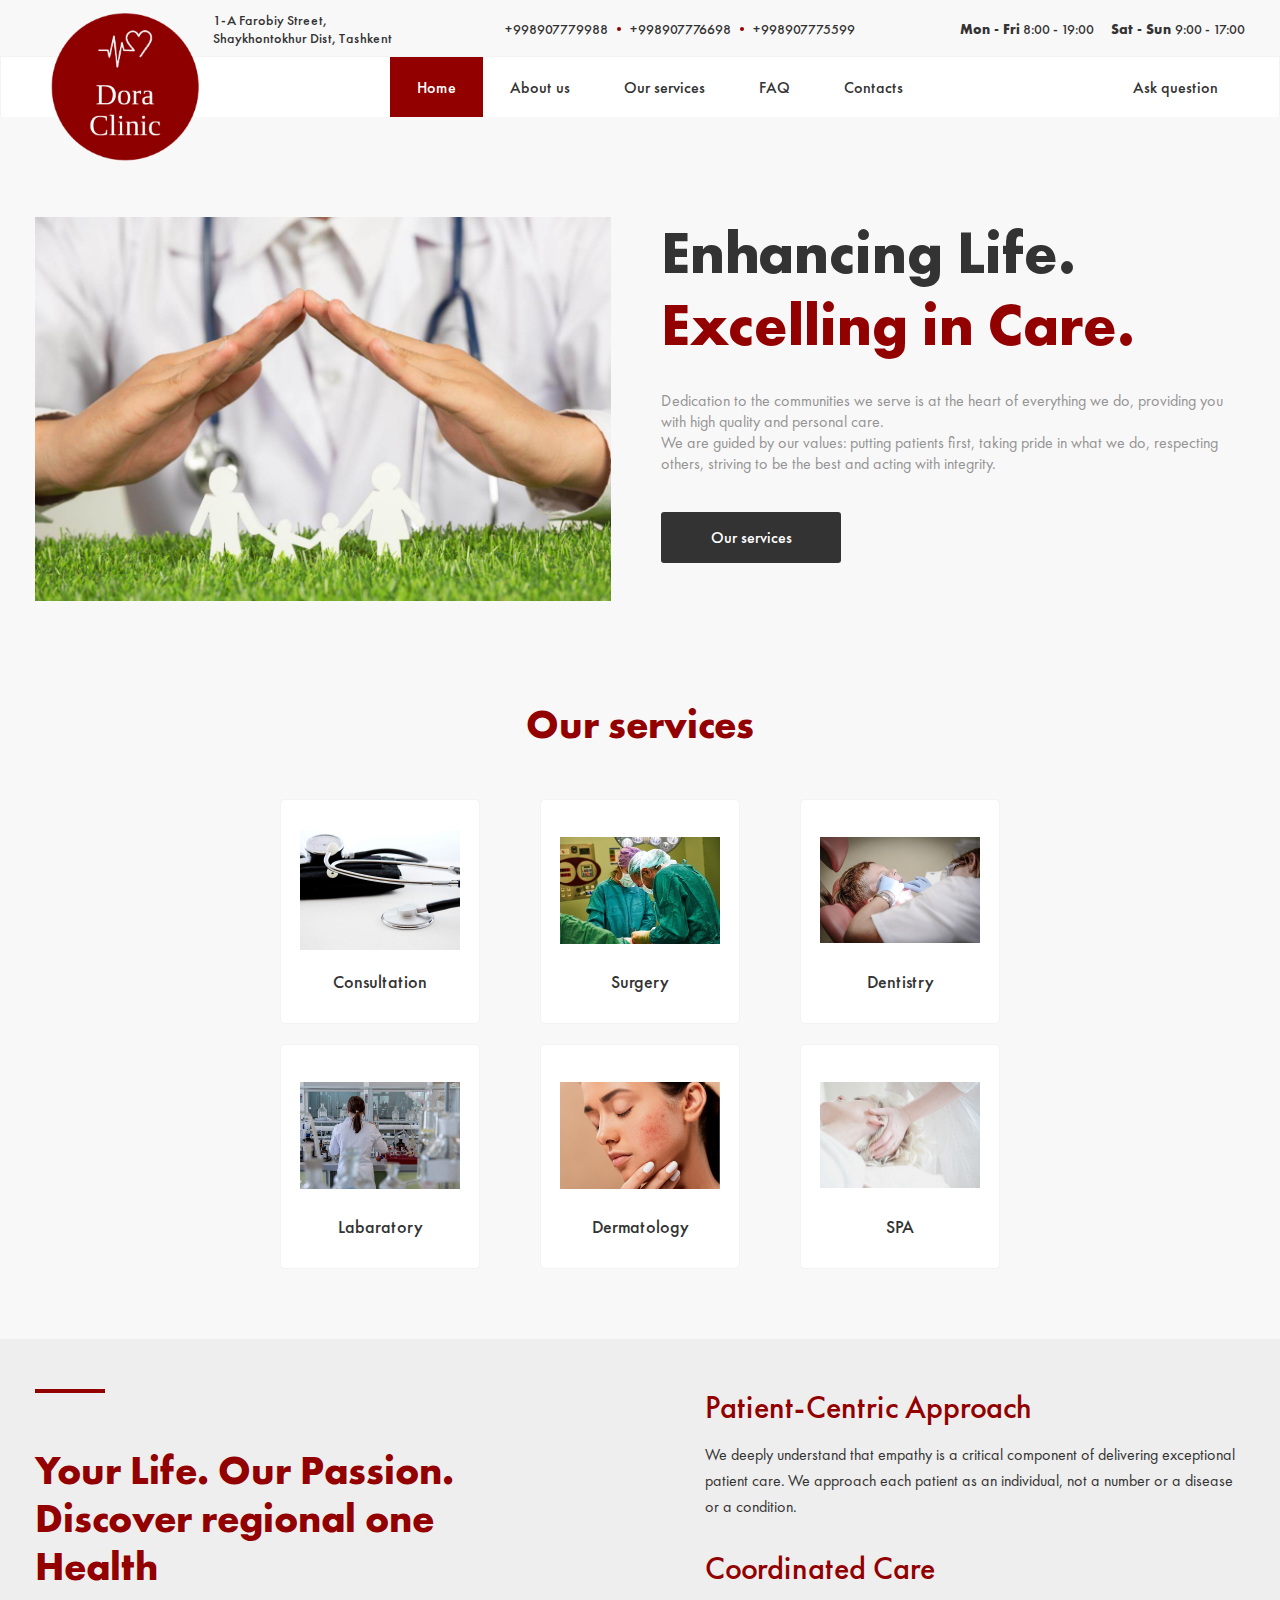
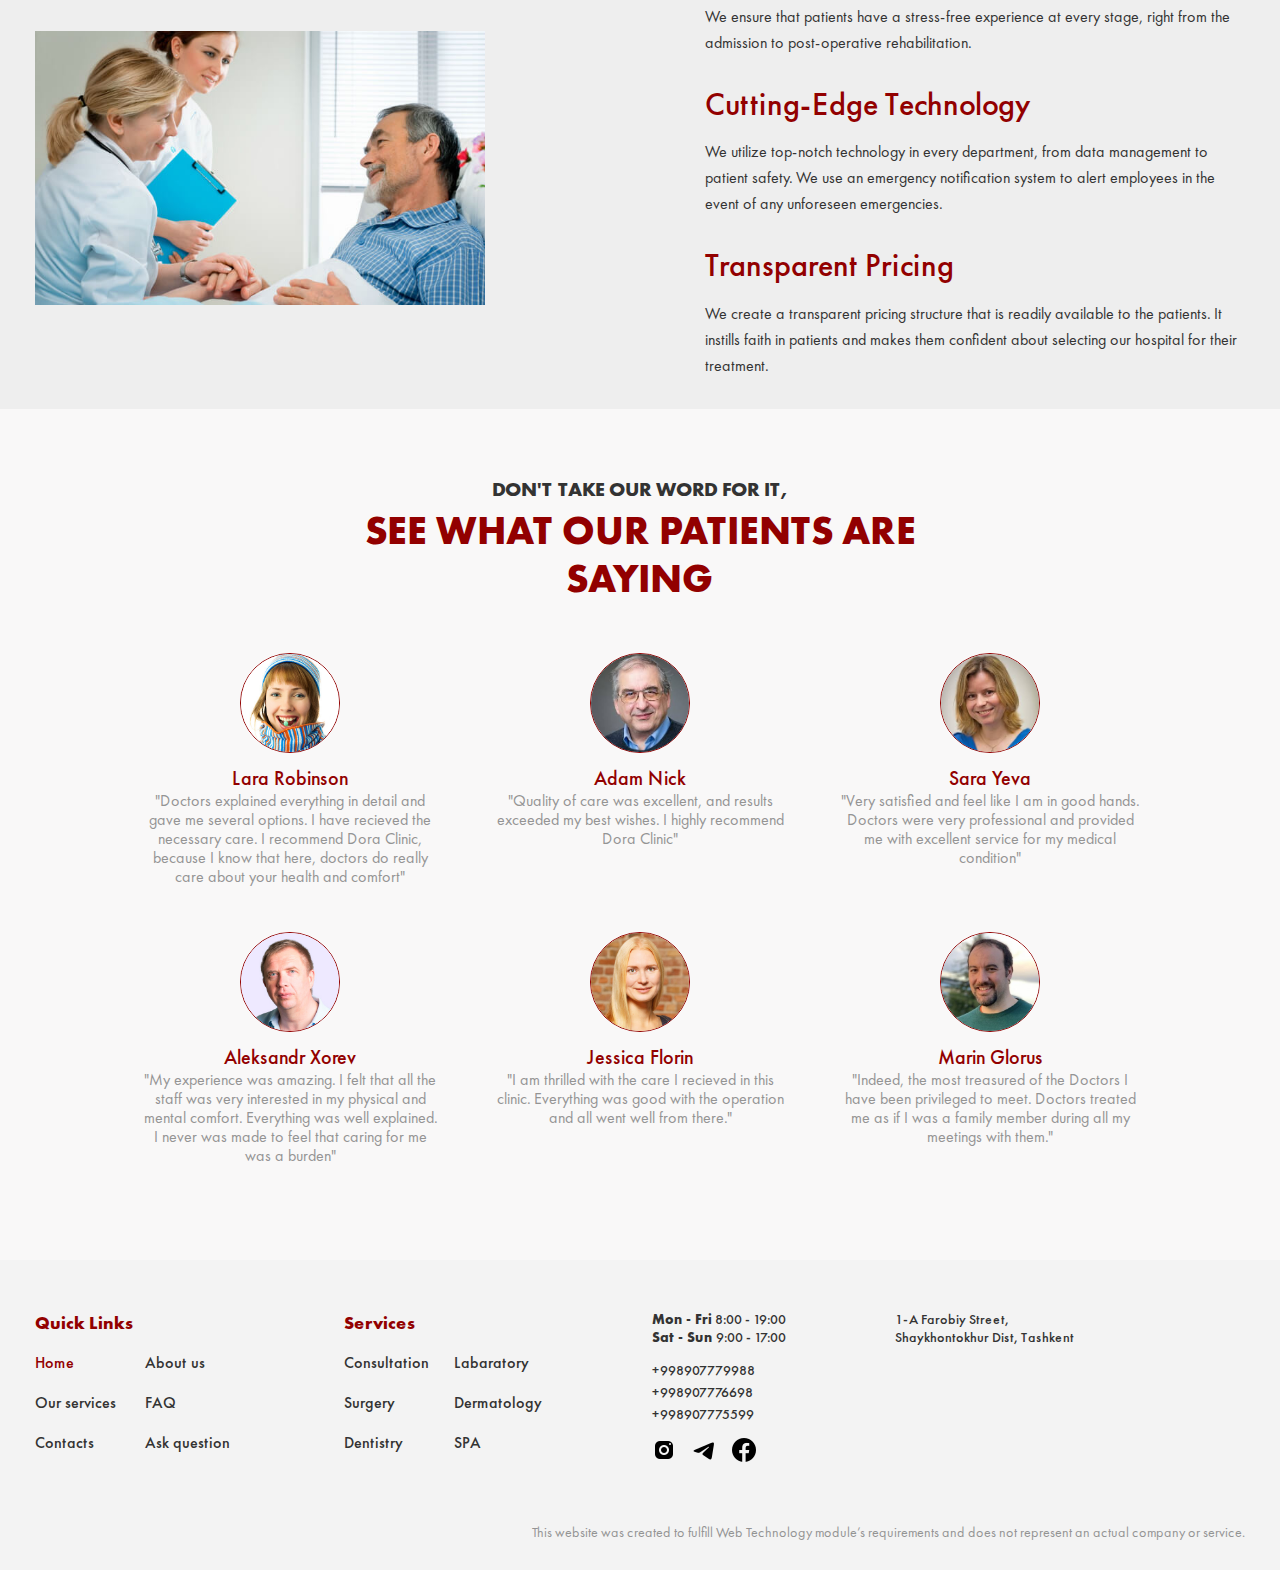
<file: index.html>
<!DOCTYPE html>
<html lang="en">
<head>
  <meta charset="UTF-8">
  <meta name="viewport" content="width=device-width, initial-scale=1.0">
  <title>Home page | Dora Clinic</title>
  <link rel="stylesheet" href="css/normalize.css">
  <link rel="stylesheet" href="css/styles.css">
</head>
<body>
  
  <header class="site-header">
    
    <!-- Site Header Top -->
    
    <div class="site-header-top">
      <div class="container">
        <div class="site-header-top-content">
          <address class="clinic-address">
            1-A Farobiy Street,
            <br>Shaykhontokhur Dist, Tashkent
          </address>
          
          <div class="phone-numbers">
            <a class="phone-link" href="tel:+998907779988">+998907779988</a>
            <span class="dot" aria-hidden="true"></span>
            <a class="phone-link" href="tel:+998907776698">+998907776698</a>
            <span class="dot" aria-hidden="true"></span>
            <a class="phone-link" href="tel:+998907775599">+998907775599</a>
          </div><!-- phone-numbers -->
          
          <div class="working-hours">
            <span><b>Mon - Fri</b> 8:00 - 19:00</span>
            <span><b>Sat - Sun</b> 9:00 - 17:00</span>
          </div><!-- working-hours -->
        </div><!-- site-header-top-content -->
      </div><!-- container -->
    </div><!-- site-header-top -->
    
    <!-- Site Navigation -->
    
    <nav class="site-nav">
      <div class="container">
        <div class="site-nav-content">
          <div class="logo-link-wrapper">
            <a class="logo-link" href="index.html">
              <img class="logo" src="img/logo.png" alt="Dora Clinic Logo" width="180" height="180">
            </a>
          </div>
          
          <ul class="nav-menu">
            <li class="nav-item">
              <a class="nav-link nav-link-active" href="index.html">Home</a>
            </li>
            <li class="nav-item">
              <a class="nav-link" href="about.html">About us</a>
            </li>
            <li class="nav-item">
              <a class="nav-link" href="services.html">Our services</a>
            </li>
            <li class="nav-item">
              <a class="nav-link" href="faq.html">FAQ</a>
            </li>
            <li class="nav-item">
              <a class="nav-link" href="contacts.html">Contacts</a>
            </li>
          </ul>
          
          <button class="btn menu-btn" type="button">Menu</button>
          
          <a class="btn btn-ask-question" href="ask-question.html">Ask question</a>
        </div><!-- site-nav-content -->
      </div><!-- container -->
    </nav><!-- site-nav -->
  </header><!-- site-header -->
  
  
  <main class="main-section">
    
    <!-- Promo Section -->
    
    <section class="promo-section">
      <div class="container">
        <div class="promo-section-content">
          <img class="promo-img" src="img/promo.jpg" alt="A doctor caring whole family" width="576" height="auto">
          
          <div class="promo-info">
            <h1 class="page-heading">Enhancing Life. <span>Excelling in Care.</span></h1>
            
            <p class="page-info">Dedication to the communities we serve is at the heart of everything we do, providing you with high quality and personal care.<br>We are guided by our values: putting patients first, taking pride in what we do, respecting others, striving to be the best and acting with integrity.</p>
            
            <a class="btn btn-our-services" href="services.html">Our services</a>
          </div>
        </div>
      </div>
    </section>
    
    
    <!-- Services Section -->
    
    <section class="services-section">
      <div class="container">
        <div class="services-section-content">
          <h2 class="section-heading services-section-heading">Our services</h2>
          
          <ul class="services-list">
            <li class="services-item">
              <a class="services-link services-consultation" href="services.html">
                <span>Consultation</span>
              </a>
            </li>
            
            <li class="services-item">
              <a class="services-link services-surgery" href="services.html">
                <span>Surgery</span>
              </a>
            </li>
            
            <li class="services-item">
              <a class="services-link services-dentistry" href="services.html">
                <span>Dentistry</span>
              </a>
            </li>
            
            <li class="services-item">
              <a class="services-link services-labaratory" href="services.html">
                <span>Labaratory</span>
              </a>
            </li>
            
            <li class="services-item">
              <a class="services-link services-dermatology" href="services.html">
                <span>Dermatology</span>
              </a>
            </li>
            
            <li class="services-item">
              <a class="services-link services-spa" href="services.html">
                <span>SPA</span>
              </a>
            </li>
          </ul>
        </div><!-- services-section-content -->
      </div><!-- container -->
    </section>
    
    
    <section class="feature-section">
      <div class="container feature-section__container">
        <div class="feature__left">
          <h2 class="feature-section__heading section-heading">Your Life. Our Passion. Discover regional one Health</h2>
          
          <img class="feature__img" src="img/feature.jpg" alt="Docors talking to patient" width="450" height="auto">
        </div>
        
        <ul class="feature-section__list">
          <li class="feature-section__item">
            <h3 class="feature__name inner-heading">Patient-Centric Approach</h3>
            <p class="feature__text">We deeply understand that empathy is a critical component of delivering exceptional patient care. We approach each patient as an individual, not a number or a disease or a condition.</p>
          </li>
          
          <li class="feature-section__item">
            <h3 class="feature__name inner-heading">Coordinated Care</h3>
            <p class="feature__text">We ensure that patients have a stress-free experience at every stage, right from the admission to post-operative rehabilitation. </p>
          </li>
          
          <li class="feature-section__item">
            <h3 class="feature__name inner-heading">Cutting-Edge Technology</h3>
            <p class="feature__text">We utilize top-notch technology in every department, from data management to patient safety. We use an emergency notification system to alert employees in the event of any unforeseen emergencies.</p>
          </li>
          
          <li class="feature-section__item">
            <h3 class="feature__name inner-heading">Transparent Pricing</h3>
            <p class="feature__text">We create a transparent pricing structure that is readily available to the patients. It instills faith in patients and makes them confident about selecting our hospital for their treatment.</p>
          </li>
        </ul>
      </div>
    </section>
    
    
    <!-- Comments Section -->
    
    <section class="comments-section">
      <div class="container">
        <div class="comments-section-content">
          <h2 class="section-heading"><span class="comments-section-heading">Don't take our word for it,</span><br>see what our patients are saying</h2>
          
          <div class="comments-list">
            <div class="comment-wrapper">
              <img class="comment-avatar" src="img/client-lara.jpg" alt="Lara Robinson's avatar image" width="100" height="100">
              
              <p class="comment-author">Lara Robinson</p>
              
              <blockquote class="comment">
                "Doctors explained everything in detail and gave me several options. I have recieved the necessary care. I recommend Dora Clinic, because I know that here, doctors do really care about your health and comfort"
              </blockquote>
            </div>
            
            <div class="comment-wrapper">
              <img class="comment-avatar" src="img/client-adam.jpeg" alt="Adam Nick's avatar image" width="100" height="100">
              
              <p class="comment-author">Adam Nick</p>
              
              <blockquote class="comment">
                "Quality of care was excellent, and results exceeded my best wishes. I highly recommend Dora Clinic"
              </blockquote>
            </div>
            
            <div class="comment-wrapper">
              <img class="comment-avatar" src="img/client-sara.jpeg" alt="Sara Yeva's avatar image" width="100" height="100">
              
              <p class="comment-author">Sara Yeva</p>
              
              <blockquote class="comment">
                "Very satisfied and feel like I am in good hands. Doctors were very professional and provided me with excellent service for my medical condition"
              </blockquote>
            </div>
            
            <!-- All comments were taken from this spurce: https://www.scoi.com/about-us/patient-reviews -->
            <div class="comment-wrapper">
              <img class="comment-avatar" src="img/client-aleksandr.jpg" alt="Aleksandr Xorev's avatar image" width="100" height="100">
              
              <p class="comment-author">Aleksandr Xorev</p>
              
              <blockquote class="comment">
                "My experience was amazing. I felt that all the staff was very interested in my physical and mental comfort. Everything was well explained. I never was made to feel that caring for me was a burden"
              </blockquote>
            </div>
            
            <div class="comment-wrapper">
              <img class="comment-avatar" src="img/client-jessica.jpg" alt="Marin Glorus's avatar image" width="100" height="100">
              
              <p class="comment-author">Jessica Florin</p>
              
              <blockquote class="comment">
                "I am thrilled with the care I recieved in this clinic. Everything was good with the operation and all went well from there."
              </blockquote>
            </div>
            
            <div class="comment-wrapper">
              <img class="comment-avatar" src="img/client-marin.jpg" alt="Jessica Florin's avatar image" width="100" height="100">
              
              <p class="comment-author">Marin Glorus</p>
              
              <blockquote class="comment">
                "Indeed, the most treasured of the Doctors I have been privileged to meet. Doctors treated me as if I was a family member during all my meetings with them."
              </blockquote>
            </div>
          </div>
        </div>
      </div>
    </section>
  </main><!-- main section -->
  
  
  <footer class="site-footer">
    <div class="container">
      <div class="site-footer-content">
        <div class="footer-quick-links">
          <h3 class="footer-nav-header">Quick Links</h3>
          
          <ul class="footer-nav-menu">
            <li class="footer-nav-item">
              <a class="footer-nav-link footer-link-active" href="index.html">Home</a>
            </li>
            <li class="footer-nav-item">
              <a class="footer-nav-link" href="about.html">About us</a>
            </li>
            <li class="footer-nav-item">
              <a class="footer-nav-link" href="services.html">Our services</a>
            </li>
            <li class="footer-nav-item">
              <a class="footer-nav-link" href="faq.html">FAQ</a>
            </li>
            <li class="footer-nav-item">
              <a class="footer-nav-link" href="contacts.html">Contacts</a>
            </li>
            <li class="footer-nav-item">
              <a class="footer-nav-link" href="ask-question.html">Ask question</a>
            </li>
          </ul>
        </div>
        
        <div class="footer-services">
          <h3 class="footer-nav-header">Services</h3>
          
          <ul class="footer-nav-menu">
            <li class="footer-nav-item">
              <a class="footer-nav-link" href="services.html">Consultation</a>
            </li>
            <li class="footer-nav-item">
              <a class="footer-nav-link" href="services.html">Labaratory</a>
            </li>
            <li class="footer-nav-item">
              <a class="footer-nav-link" href="services.html">Surgery</a>
            </li>
            <li class="footer-nav-item">
              <a class="footer-nav-link" href="services.html">Dermatology</a>
            </li>
            <li class="footer-nav-item">
              <a class="footer-nav-link" href="services.html">Dentistry</a>
            </li>
            <li class="footer-nav-item">
              <a class="footer-nav-link" href="services.html">SPA</a>
            </li>
          </ul>
        </div>
        
        <div class="footer-middle">
          <div class="footer-working-hours">
            <span><b>Mon - Fri</b> 8:00 - 19:00</span>
            <span><b>Sat - Sun</b> 9:00 - 17:00</span>
          </div>
          
          <div class="footer-phone-numbers">
            <a href="tel:+998907779988">+998907779988</a>
            <a href="tel:+998907776698">+998907776698</a>
            <a href="tel:+998907775599">+998907775599</a>
          </div>
          
          <ul class="footer-socials">
            <li class="footer-socials-item">
              <a class="footer-socials-link" href="#" target="_blank">
                <img src="img/instagram.png" alt="https://icons8.com/icons/set/instagram" width="24" height="24">
              </a>
            </li>
            <li class="footer-socials-item">
              <a class="footer-socials-link" href="#" target="_blank">
                <img src="img/telegram.png" alt="https://icons8.com/icons/set/telegram" width="24" height="24">
              </a>
            </li>
            <li class="footer-socials-item">
              <a class="footer-socials-link" href="#" target="_blank">
                <img src="img/facebook.png" alt="https://icons8.com/icons/set/facebook" width="24" height="24">
              </a>
            </li>
          </ul>
        </div>
        
        <div class="footer-right">
          <address class="footer-clinic-address">
            1-A Farobiy Street,
            <br>Shaykhontokhur Dist, Tashkent
          </address>
          
          <iframe src="https://www.google.com/maps/embed?pb=!1m18!1m12!1m3!1d3623.6416623315936!2d46.64435535018735!3d24.739179556123265!2m3!1f0!2f0!3f0!3m2!1i1024!2i768!4f13.1!3m3!1m2!1s0x3e2ee29955ba13b1%3A0xfe2715381e937c8e!2sDORA%20CLINIC!5e0!3m2!1suz!2s!4v1605449860368!5m2!1suz!2s" width="350" height="140" frameborder="0" style="border:0;" allowfullscreen="" aria-hidden="false" tabindex="0"></iframe>
        </div>
      </div>    
      
      <p class="footer-rights">This website was created to fulfill Web Technology module’s requirements and does not represent an actual company or service.</p>
    </div>
  </footer>
  
  
  <script src="js/main.js"></script>
</body>
</html>
</file>
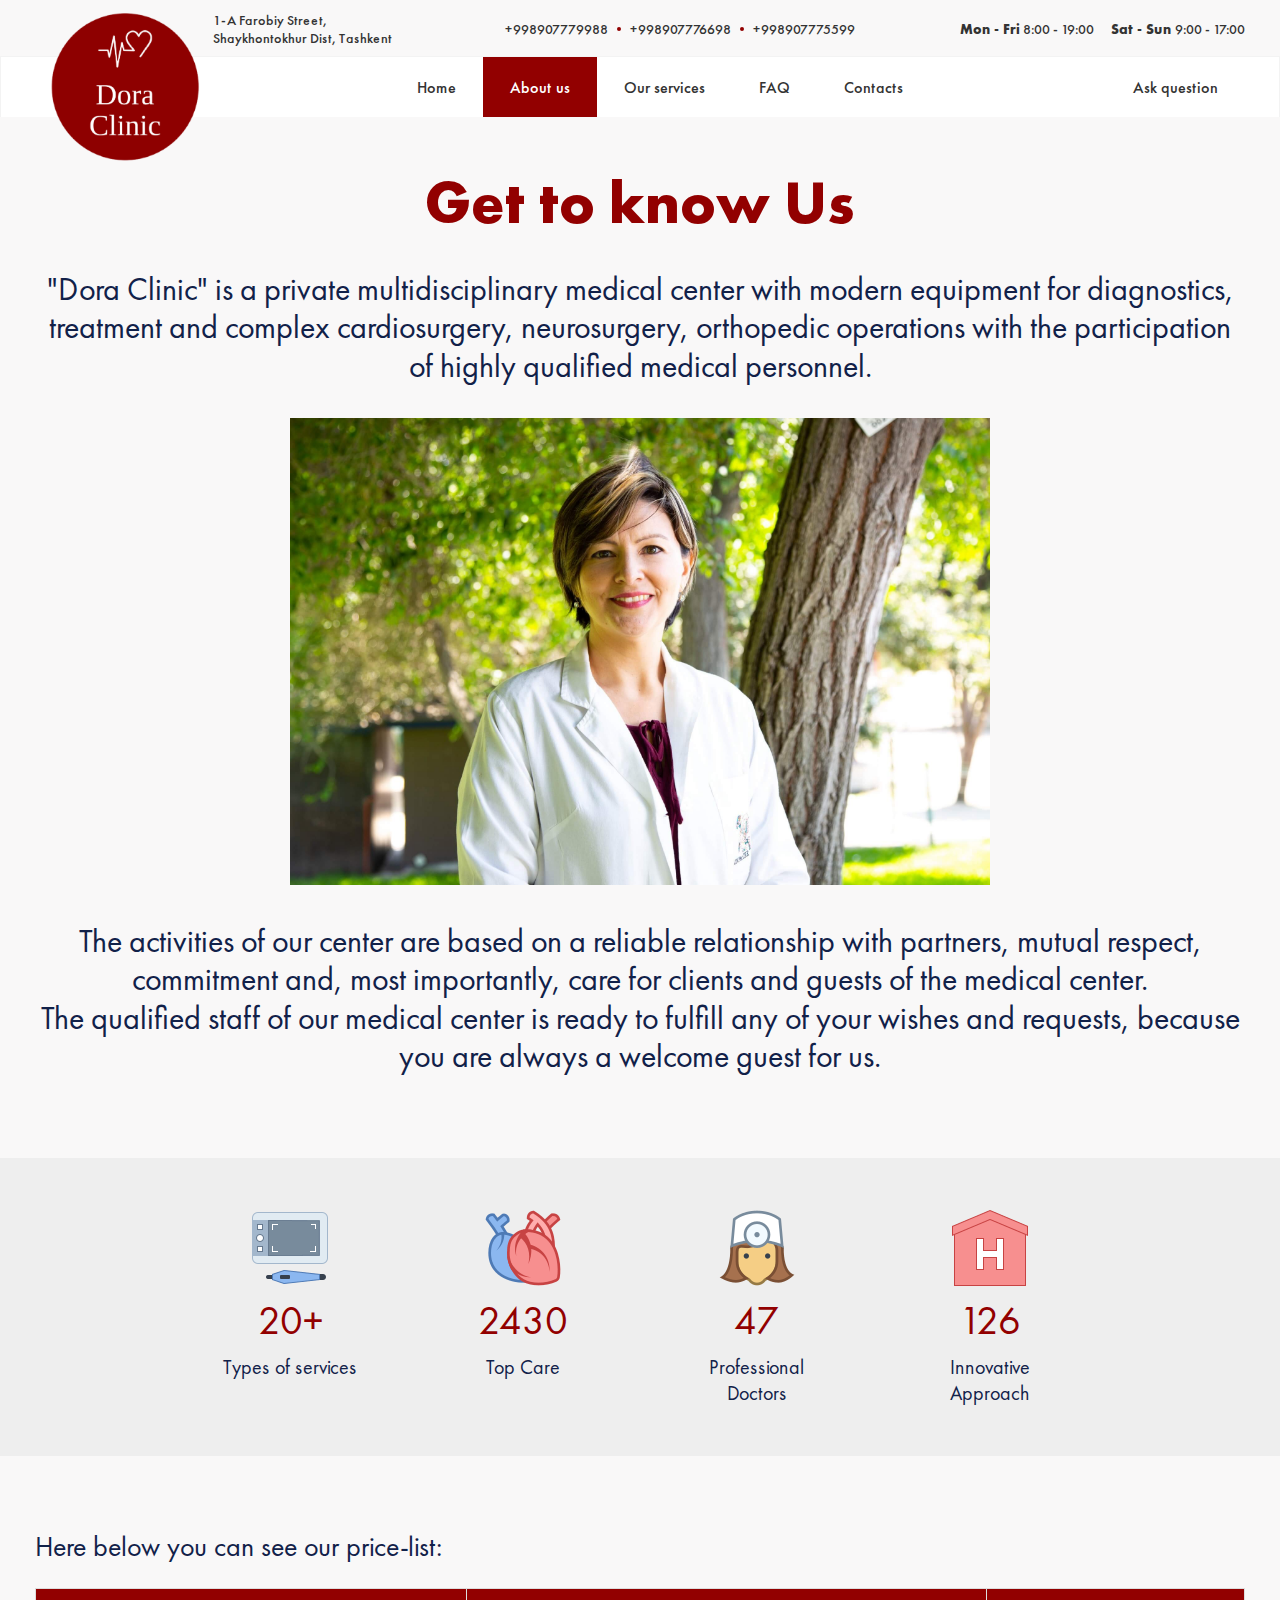
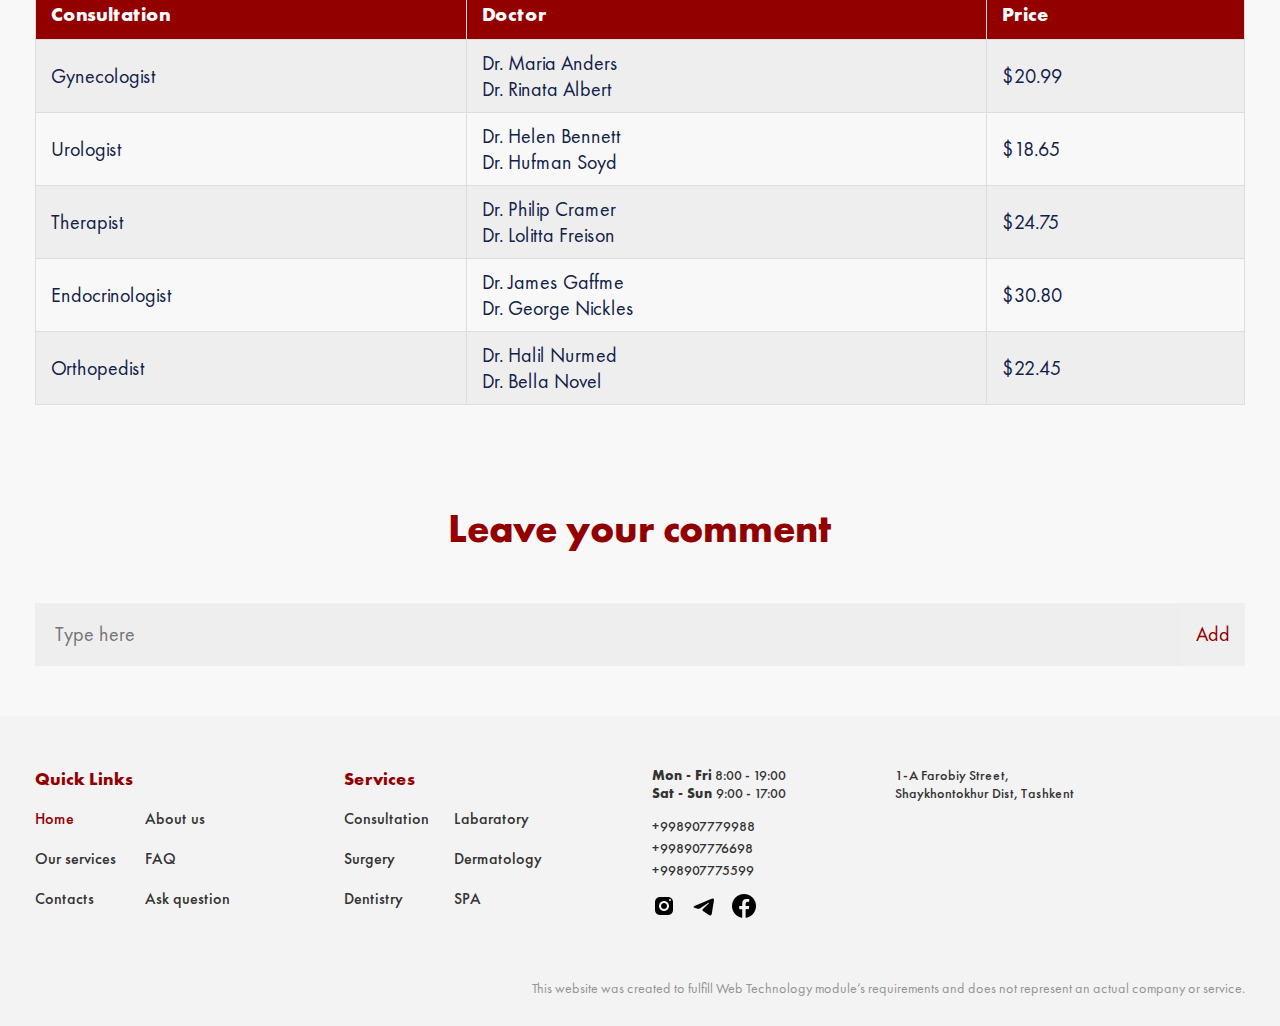
<file: about.html>
<!DOCTYPE html>
<html lang="en">
<head>
  <meta charset="UTF-8">
  <meta name="viewport" content="width=device-width, initial-scale=1.0">
  <title>About | Dora Clinic</title>
  <link rel="stylesheet" href="css/normalize.css">
  <link rel="stylesheet" href="css/styles.css">
</head>
<body>
  <header class="site-header">
    
    <!-- Site Header Top -->
    
    <div class="site-header-top">
      <div class="container">
        <div class="site-header-top-content">
          <address class="clinic-address">
            1-A Farobiy Street,
            <br>Shaykhontokhur Dist, Tashkent
          </address>
          
          <div class="phone-numbers">
            <a class="phone-link" href="tel:+998907779988">+998907779988</a>
            <span class="dot" aria-hidden="true"></span>
            <a class="phone-link" href="tel:+998907776698">+998907776698</a>
            <span class="dot" aria-hidden="true"></span>
            <a class="phone-link" href="tel:+998907775599">+998907775599</a>
          </div><!-- phone-numbers -->
          
          <div class="working-hours">
            <span><b>Mon - Fri</b> 8:00 - 19:00</span>
            <span><b>Sat - Sun</b> 9:00 - 17:00</span>
          </div><!-- working-hours -->
        </div><!-- site-header-top-content -->
      </div><!-- container -->
    </div><!-- site-header-top -->
    
    <!-- Site Navigation -->
    
    <nav class="site-nav">
      <div class="container">
        <div class="site-nav-content">
          <div class="logo-link-wrapper">
            <a class="logo-link" href="index.html">
              <img class="logo" src="img/logo.png" alt="Dora Clinic Logo" width="180" height="180">
            </a>
          </div>
          
          <ul class="nav-menu">
            <li class="nav-item">
              <a class="nav-link" href="index.html">Home</a>
            </li>
            <li class="nav-item">
              <a class="nav-link nav-link-active" href="about.html">About us</a>
            </li>
            <li class="nav-item">
              <a class="nav-link" href="services.html">Our services</a>
            </li>
            <li class="nav-item">
              <a class="nav-link" href="faq.html">FAQ</a>
            </li>
            <li class="nav-item">
              <a class="nav-link" href="contacts.html">Contacts</a>
            </li>
          </ul>
          
          <button class="btn menu-btn" type="button">Menu</button>
          
          <a class="btn btn-ask-question" href="ask-question.html">Ask question</a>
        </div><!-- site-nav-content -->
      </div><!-- container -->
    </nav><!-- site-nav -->
  </header><!-- site-header -->
  
  
  <main class="main-section">
    <section class="about-hero">
      <div class="container about-hero-container">
        <h2 class="page-heading">Get to know Us</h2>
        
        <p class="about-hero-text">
          "Dora Clinic" is a private multidisciplinary medical center with modern equipment for diagnostics, treatment and complex cardiosurgery, neurosurgery, orthopedic operations with the participation of highly qualified medical personnel.
        </p>
        
        <img class="about-hero-img" src="img/doctor-woman.jpeg" alt="https://unsplash.com/photos/FVh_yqLR9eA" width="700" height="auto">
        
        <p class="about-hero-text">
          The activities of our center are based on a reliable relationship with partners, mutual respect, commitment and, most importantly, care for clients and guests of the medical center.<br>The qualified staff of our medical center is ready to fulfill any of your wishes and requests, because you are always a welcome guest for us.
        </p>
      </div>
    </section>
    
    <section class="about-section">
      <div class="container">
        <ul class="about-list">
          <li class="about-item">
            <img class="about-img" src="img/tablet.png" alt="https://icons8.com/icons/set/medical-tablet" width="80" height="80">
            <span class="about-numbers">20+</span>
            <span class="about-feature">Types of services</span>
          </li>
          <li class="about-item">
            <img class="about-img" src="img/heart.png" alt="https://icons8.com/icons/set/medical-heart" width="80" height="80">
            <span class="about-numbers">2430</span>
            <span class="about-feature">Top Care</span>
          </li>
          <li class="about-item">
            <img class="about-img" src="img/doctor.png" alt="https://icons8.com/icons/set/medical-doctor" width="80" height="80">
            <span class="about-numbers">47</span>
            <span class="about-feature">Professional Doctors</span>
          </li>
          <li class="about-item">
            <img class="about-img" src="img/hospital.png" alt="https://icons8.com/icons/set/medical-hospital" width="80" height="80">
            <span class="about-numbers">126</span>
            <span class="about-feature">Innovative Approach</span>
          </li>
        </ul>
      </div>
    </section>
    
    <section class="price-list">
      <div class="container price-list-container">
        <p class="price-list-text">Here below you can see our price-list:</p>
        
        <table class="consultation">
          <tr>
            <th>Consultation</th>
            <th class="doctor-name">Doctor</th>
            <th>Price</th>
          </tr>
          <tr>
            <td>Gynecologist</td>
            <td class="doctor-name">Dr. Maria Anders<br>Dr. Rinata Albert</td>
            <td>$20.99</td>
          </tr>
          <tr>
            <td>Urologist</td>
            <td class="doctor-name">Dr. Helen Bennett<br>Dr. Hufman Soyd</td>
            <td>$18.65</td>
          </tr>
          <tr>
            <td>Therapist</td>
            <td class="doctor-name">Dr. Philip Cramer<br>Dr. Lolitta Freison</td>
            <td>$24.75</td>
          </tr>
          <tr>
            <td>Endocrinologist</td>
            <td class="doctor-name">Dr. James Gaffme<br>Dr. George Nickles</td>
            <td>$30.80</td>
          </tr>
          <tr>
            <td>Orthopedist</td>
            <td class="doctor-name">Dr. Halil Nurmed<br>Dr. Bella Novel</td>
            <td>$22.45</td>
          </tr>
        </table>
      </div>
    </section>
    
    <section class="about-review">
      <div class="container">
        <h3 class="section-heading">Leave your comment</h3>
        
        <div class="about-review-info">
          <div class="new-review">
            <input class="review-input" type="text" id="review" autocomplete="off" spellcheck="false" placeholder="Type here">
            
            <button class="add-btn" id="plusButton" type="button">Add</button>
          </div>
          
          <ul class="review" id="reviewList">  
          </ul>
        </div>
      </div>
    </section>
  </main>
  
  
  <footer class="site-footer">
    <div class="container">
      <div class="site-footer-content">
        <div class="footer-quick-links">
          <h3 class="footer-nav-header">Quick Links</h3>
          
          <ul class="footer-nav-menu">
            <li class="footer-nav-item">
              <a class="footer-nav-link footer-link-active" href="index.html">Home</a>
            </li>
            <li class="footer-nav-item">
              <a class="footer-nav-link" href="about.html">About us</a>
            </li>
            <li class="footer-nav-item">
              <a class="footer-nav-link" href="services.html">Our services</a>
            </li>
            <li class="footer-nav-item">
              <a class="footer-nav-link" href="faq.html">FAQ</a>
            </li>
            <li class="footer-nav-item">
              <a class="footer-nav-link" href="contacts.html">Contacts</a>
            </li>
            <li class="footer-nav-item">
              <a class="footer-nav-link" href="ask-question.html">Ask question</a>
            </li>
          </ul>
        </div>
        
        <div class="footer-services">
          <h3 class="footer-nav-header">Services</h3>
          
          <ul class="footer-nav-menu">
            <li class="footer-nav-item">
              <a class="footer-nav-link" href="services.html">Consultation</a>
            </li>
            <li class="footer-nav-item">
              <a class="footer-nav-link" href="services.html">Labaratory</a>
            </li>
            <li class="footer-nav-item">
              <a class="footer-nav-link" href="services.html">Surgery</a>
            </li>
            <li class="footer-nav-item">
              <a class="footer-nav-link" href="services.html">Dermatology</a>
            </li>
            <li class="footer-nav-item">
              <a class="footer-nav-link" href="services.html">Dentistry</a>
            </li>
            <li class="footer-nav-item">
              <a class="footer-nav-link" href="services.html">SPA</a>
            </li>
          </ul>
        </div>
        
        <div class="footer-middle">
          <div class="footer-working-hours">
            <span><b>Mon - Fri</b> 8:00 - 19:00</span>
            <span><b>Sat - Sun</b> 9:00 - 17:00</span>
          </div>
          
          <div class="footer-phone-numbers">
            <a href="tel:+998907779988">+998907779988</a>
            <a href="tel:+998907776698">+998907776698</a>
            <a href="tel:+998907775599">+998907775599</a>
          </div>
          
          <ul class="footer-socials">
            <li class="footer-socials-item">
              <a class="footer-socials-link" href="#" target="_blank">
                <img src="img/instagram.png" alt="https://icons8.com/icons/set/instagram" width="24" height="24">
              </a>
            </li>
            <li class="footer-socials-item">
              <a class="footer-socials-link" href="#" target="_blank">
                <img src="img/telegram.png" alt="https://icons8.com/icons/set/telegram" width="24" height="24">
              </a>
            </li>
            <li class="footer-socials-item">
              <a class="footer-socials-link" href="#" target="_blank">
                <img src="img/facebook.png" alt="https://icons8.com/icons/set/facebook" width="24" height="24">
              </a>
            </li>
          </ul>
        </div>
        
        <div class="footer-right">
          <address class="footer-clinic-address">
            1-A Farobiy Street,
            <br>Shaykhontokhur Dist, Tashkent
          </address>
          
          <iframe src="https://www.google.com/maps/embed?pb=!1m18!1m12!1m3!1d3623.6416623315936!2d46.64435535018735!3d24.739179556123265!2m3!1f0!2f0!3f0!3m2!1i1024!2i768!4f13.1!3m3!1m2!1s0x3e2ee29955ba13b1%3A0xfe2715381e937c8e!2sDORA%20CLINIC!5e0!3m2!1suz!2s!4v1605449860368!5m2!1suz!2s" width="350" height="140" frameborder="0" style="border:0;" allowfullscreen="" aria-hidden="false" tabindex="0"></iframe>
        </div>
      </div>    
      
      <p class="footer-rights">This website was created to fulfill Web Technology module’s requirements and does not represent an actual company or service.</p>
    </div>
  </footer>
  
  <script src="js/main.js"></script>
  <script src="js/add-review.js"></script>
</body>
</html>
</file>
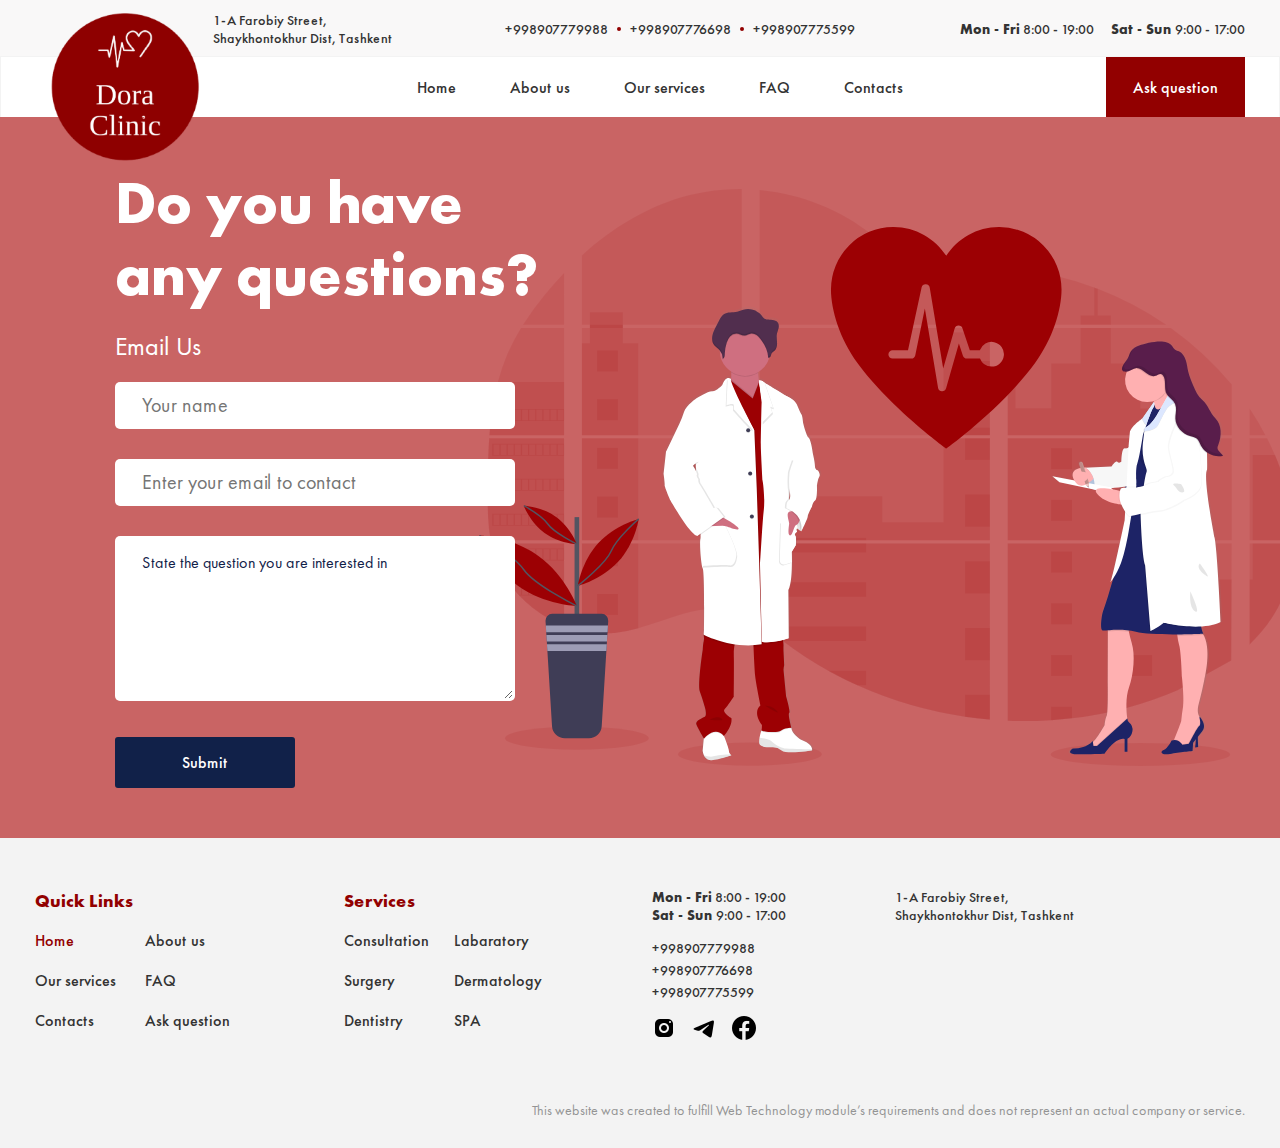
<file: ask-question.html>
<!DOCTYPE html>
<html lang="en">
<head>
  <meta charset="UTF-8">
  <meta name="viewport" content="width=device-width, initial-scale=1.0">
  <title>Ask Question | Dora Clinic</title>
  <link rel="stylesheet" href="css/normalize.css">
  <link rel="stylesheet" href="css/styles.css">
</head>
<body>
  <header class="site-header">
    
    <!-- Site Header Top -->
    
    <div class="site-header-top">
      <div class="container">
        <div class="site-header-top-content">
          <address class="clinic-address">
            1-A Farobiy Street,
            <br>Shaykhontokhur Dist, Tashkent
          </address>
          
          <div class="phone-numbers">
            <a class="phone-link" href="tel:+998907779988">+998907779988</a>
            <span class="dot" aria-hidden="true"></span>
            <a class="phone-link" href="tel:+998907776698">+998907776698</a>
            <span class="dot" aria-hidden="true"></span>
            <a class="phone-link" href="tel:+998907775599">+998907775599</a>
          </div><!-- phone-numbers -->
          
          <div class="working-hours">
            <span><b>Mon - Fri</b> 8:00 - 19:00</span>
            <span><b>Sat - Sun</b> 9:00 - 17:00</span>
          </div><!-- working-hours -->
        </div><!-- site-header-top-content -->
      </div><!-- container -->
    </div><!-- site-header-top -->
    
    <!-- Site Navigation -->
    
    <nav class="site-nav">
      <div class="container">
        <div class="site-nav-content">
          <div class="logo-link-wrapper">
            <a class="logo-link" href="index.html">
              <img class="logo" src="img/logo.png" alt="Dora Clinic Logo" width="180" height="180">
            </a>
          </div>
          
          <ul class="nav-menu">
            <li class="nav-item">
              <a class="nav-link" href="index.html">Home</a>
            </li>
            <li class="nav-item">
              <a class="nav-link" href="about.html">About us</a>
            </li>
            <li class="nav-item">
              <a class="nav-link" href="services.html">Our services</a>
            </li>
            <li class="nav-item">
              <a class="nav-link" href="faq.html">FAQ</a>
            </li>
            <li class="nav-item">
              <a class="nav-link" href="contacts.html">Contacts</a>
            </li>
          </ul>

          <button class="btn menu-btn" type="button">Menu</button>
          
          <a class="btn btn-ask-question nav-link-active" href="ask-question.html">Ask question</a>
        </div><!-- site-nav-content -->
      </div><!-- container -->
    </nav><!-- site-nav -->
  </header><!-- site-header -->
  
  
  <main>
    <section class="registration__section">
      <div class="container">
        <h2 class="page-heading registration__heading">Do you have any questions?</h2>
        
        <p class="registration__text">Email Us</p>
        
        <form class="registration__form" action="https://echo.htmlacademy.ru" name="askQuestionForm" onsubmit="return validateForm()" method="POST">
          <input class="registration__input" type="text" name="userName" placeholder="Your name"
          spellcheck="false" aria-label="your name">
          
          <input class="registration__input" type="email" name="user_email"
          placeholder="Enter your email to contact" pattern="^([a-z0-9_\.-]+)@([\da-z\.-]+)\.([a-z\.]{2,6})$"
          spellcheck="false" aria-label="your email" required>
          
          <textarea class="registration__textarea" name="question" minlength="2" cols="30" rows="10">State the question you are interested in
          </textarea>
          
          <button class="registration__button btn btn-our-services" id="submitBtn" type="submit">Submit</button>
        </form>
      </div>
    </section>
  </main>
  
  
  <footer class="site-footer">
    <div class="container">
      <div class="site-footer-content">
        <div class="footer-quick-links">
          <h3 class="footer-nav-header">Quick Links</h3>
          
          <ul class="footer-nav-menu">
            <li class="footer-nav-item">
              <a class="footer-nav-link footer-link-active" href="index.html">Home</a>
            </li>
            <li class="footer-nav-item">
              <a class="footer-nav-link" href="about.html">About us</a>
            </li>
            <li class="footer-nav-item">
              <a class="footer-nav-link" href="services.html">Our services</a>
            </li>
            <li class="footer-nav-item">
              <a class="footer-nav-link" href="faq.html">FAQ</a>
            </li>
            <li class="footer-nav-item">
              <a class="footer-nav-link" href="contacts.html">Contacts</a>
            </li>
            <li class="footer-nav-item">
              <a class="footer-nav-link" href="ask-question.html">Ask question</a>
            </li>
          </ul>
        </div>
        
        <div class="footer-services">
          <h3 class="footer-nav-header">Services</h3>
          
          <ul class="footer-nav-menu">
            <li class="footer-nav-item">
              <a class="footer-nav-link" href="services.html">Consultation</a>
            </li>
            <li class="footer-nav-item">
              <a class="footer-nav-link" href="services.html">Labaratory</a>
            </li>
            <li class="footer-nav-item">
              <a class="footer-nav-link" href="services.html">Surgery</a>
            </li>
            <li class="footer-nav-item">
              <a class="footer-nav-link" href="services.html">Dermatology</a>
            </li>
            <li class="footer-nav-item">
              <a class="footer-nav-link" href="services.html">Dentistry</a>
            </li>
            <li class="footer-nav-item">
              <a class="footer-nav-link" href="services.html">SPA</a>
            </li>
          </ul>
        </div>
        
        <div class="footer-middle">
          <div class="footer-working-hours">
            <span><b>Mon - Fri</b> 8:00 - 19:00</span>
            <span><b>Sat - Sun</b> 9:00 - 17:00</span>
          </div>
          
          <div class="footer-phone-numbers">
            <a href="tel:+998907779988">+998907779988</a>
            <a href="tel:+998907776698">+998907776698</a>
            <a href="tel:+998907775599">+998907775599</a>
          </div>
          
          <ul class="footer-socials">
            <li class="footer-socials-item">
              <a class="footer-socials-link" href="#" target="_blank">
                <img src="img/instagram.png" alt="https://icons8.com/icons/set/instagram" width="24" height="24">
              </a>
            </li>
            <li class="footer-socials-item">
              <a class="footer-socials-link" href="#" target="_blank">
                <img src="img/telegram.png" alt="https://icons8.com/icons/set/telegram" width="24" height="24">
              </a>
            </li>
            <li class="footer-socials-item">
              <a class="footer-socials-link" href="#" target="_blank">
                <img src="img/facebook.png" alt="https://icons8.com/icons/set/facebook" width="24" height="24">
              </a>
            </li>
          </ul>
        </div>
        
        <div class="footer-right">
          <address class="footer-clinic-address">
            1-A Farobiy Street,
            <br>Shaykhontokhur Dist, Tashkent
          </address>
          
          <iframe src="https://www.google.com/maps/embed?pb=!1m18!1m12!1m3!1d3623.6416623315936!2d46.64435535018735!3d24.739179556123265!2m3!1f0!2f0!3f0!3m2!1i1024!2i768!4f13.1!3m3!1m2!1s0x3e2ee29955ba13b1%3A0xfe2715381e937c8e!2sDORA%20CLINIC!5e0!3m2!1suz!2s!4v1605449860368!5m2!1suz!2s" width="350" height="140" frameborder="0" style="border:0;" allowfullscreen="" aria-hidden="false" tabindex="0"></iframe>
        </div>
      </div>    
      
      <p class="footer-rights">This website was created to fulfill Web Technology module’s requirements and does not represent an actual company or service.</p>
    </div>
  </footer>
  
  <script src="js/main.js"></script>
  <script src="js/form-validation.js"></script>
</body>
</html>
</file>
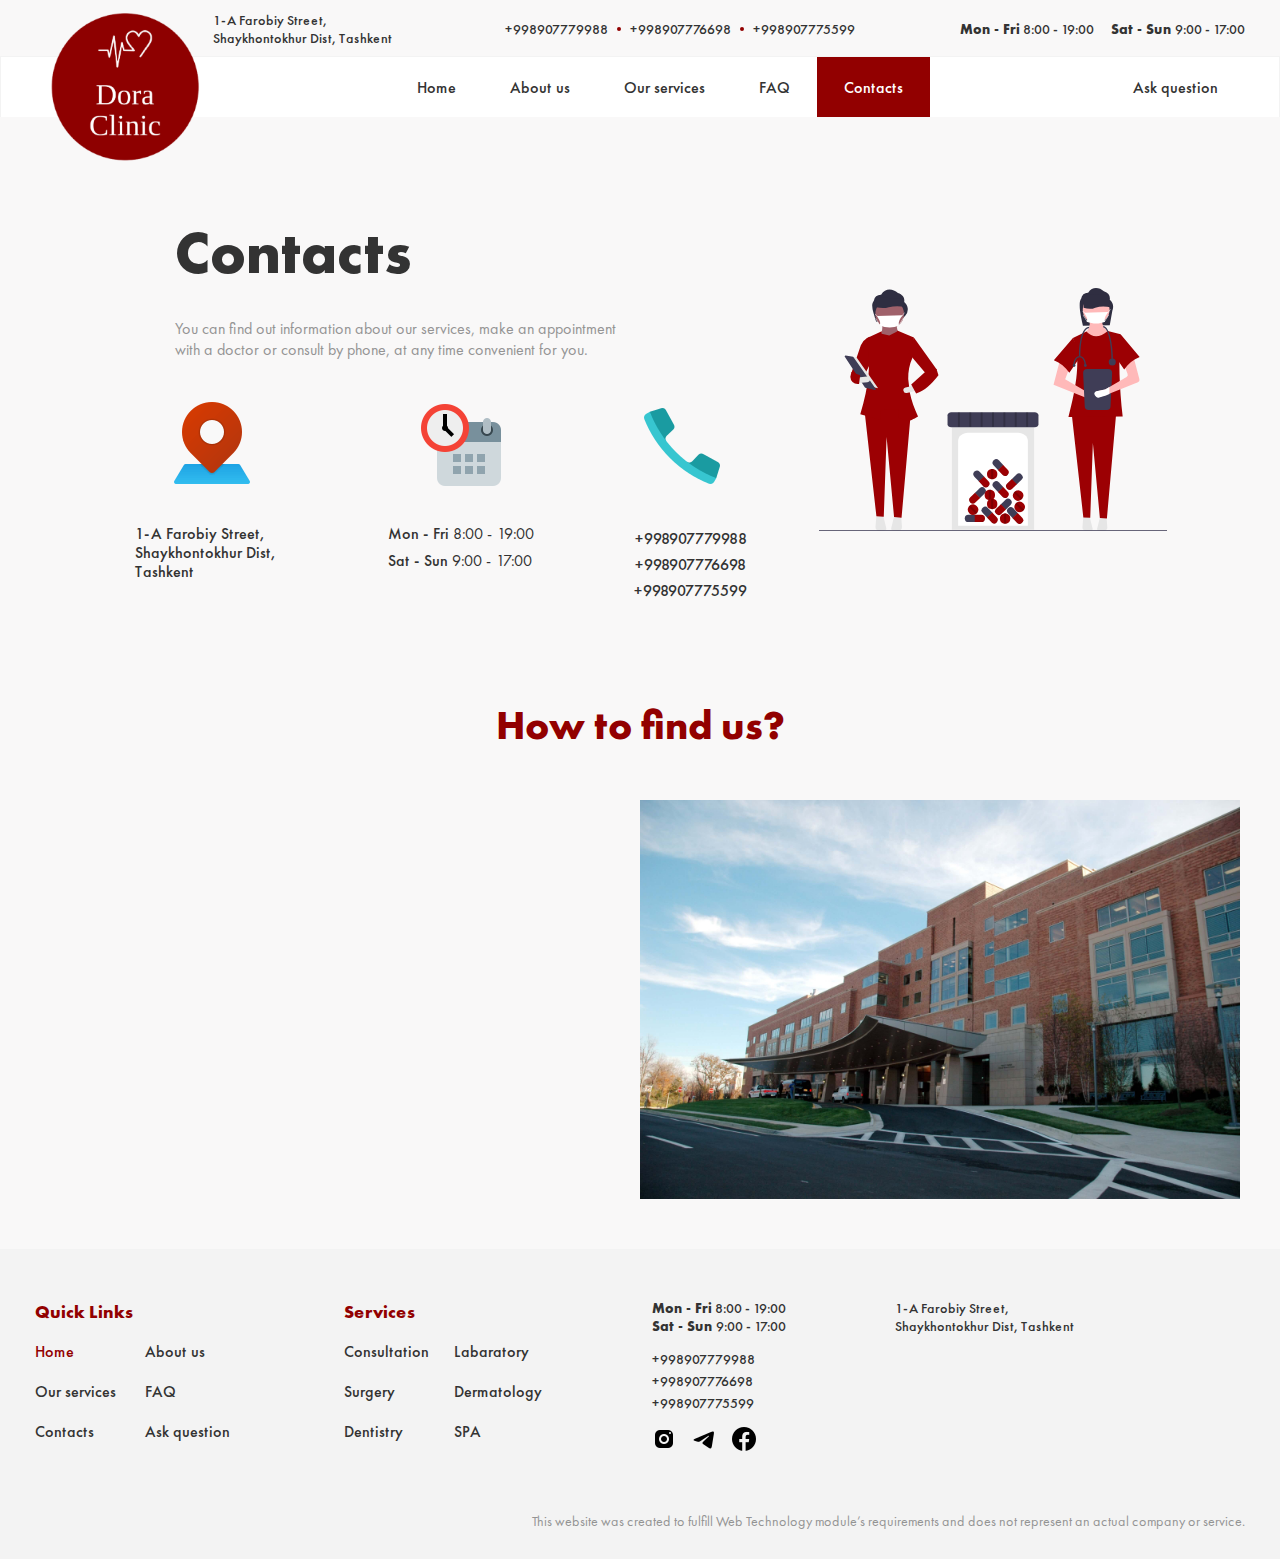
<file: contacts.html>
<!DOCTYPE html>
<html lang="en">
<head>
  <meta charset="UTF-8">
  <meta name="viewport" content="width=device-width, initial-scale=1.0">
  <title>Contacts | Dora Clinic</title>
  <link rel="stylesheet" href="css/normalize.css">
  <link rel="stylesheet" href="css/styles.css">
</head>
<body>
  <header class="site-header">
    
    <!-- Site Header Top -->
    
    <div class="site-header-top">
      <div class="container">
        <div class="site-header-top-content">
          <address class="clinic-address">
            1-A Farobiy Street,
            <br>Shaykhontokhur Dist, Tashkent
          </address>
          
          <div class="phone-numbers">
            <a class="phone-link" href="tel:+998907779988">+998907779988</a>
            <span class="dot" aria-hidden="true"></span>
            <a class="phone-link" href="tel:+998907776698">+998907776698</a>
            <span class="dot" aria-hidden="true"></span>
            <a class="phone-link" href="tel:+998907775599">+998907775599</a>
          </div><!-- phone-numbers -->
          
          <div class="working-hours">
            <span><b>Mon - Fri</b> 8:00 - 19:00</span>
            <span><b>Sat - Sun</b> 9:00 - 17:00</span>
          </div><!-- working-hours -->
        </div><!-- site-header-top-content -->
      </div><!-- container -->
    </div><!-- site-header-top -->
    
    <!-- Site Navigation -->
    
    <nav class="site-nav">
      <div class="container">
        <div class="site-nav-content">
          <div class="logo-link-wrapper">
            <a class="logo-link" href="index.html">
              <img class="logo" src="img/logo.png" alt="Dora Clinic Logo" width="180" height="180">
            </a>
          </div>
          
          <ul class="nav-menu">
            <li class="nav-item">
              <a class="nav-link" href="index.html">Home</a>
            </li>
            <li class="nav-item">
              <a class="nav-link" href="about.html">About us</a>
            </li>
            <li class="nav-item">
              <a class="nav-link" href="services.html">Our services</a>
            </li>
            <li class="nav-item">
              <a class="nav-link" href="faq.html">FAQ</a>
            </li>
            <li class="nav-item">
              <a class="nav-link nav-link-active" href="contacts.html">Contacts</a>
            </li>
          </ul>

          <button class="btn menu-btn" type="button">Menu</button>
          
          <a class="btn btn-ask-question" href="ask-question.html">Ask question</a>
        </div><!-- site-nav-content -->
      </div><!-- container -->
    </nav><!-- site-nav -->
  </header><!-- site-header -->
  
  
  <main class="main-section">
    <section class="contacts-hero">
      <div class="container contacts-container">
        <div class="contacts-hero-info">
          <h2 class="page-heading">
            Contacts
          </h2>
          
          <p class="page-info">You can find out information about our services, make an appointment with a doctor or consult by phone, at any time convenient for you.</p>
        </div>
        
        <div class="contacts__address">
          <address class="contacts__company-adress">
            1-A Farobiy Street,
            <br>Shaykhontokhur Dist, Tashkent
          </address>
          
          <div class="contacts__worktime">
            <div><p class="contacts_worktime-text"><span>Mon - Fri</span> 8:00 - 19:00</p>
              <p class="contacts_worktime-text"><span>Sat - Sun</span> 9:00 - 17:00</p>
            </div>
          </div>
          
          <div class="contacts__contact">
            <ul class="contacts__telnumbers">
              <li class="contacts__telnumber">
                <a href="tel:+998907779988" class="contacts__telnumber-link">+998907779988</a>
              </li>

              <li class="contacts__telnumber">
                <a href="tel:+998907776698" class="contacts__telnumber-link">+998907776698</a>
              </li>
              
              <li class="contacts__telnumber">
                <a href="tel:+998907775599" class="contacts__telnumber-link">+998907775599</a>
              </li>
            </ul>
          </div>
        </div>
      </section>
      
      
      <section class="contacts-location">
        <div class="container">
          <h2 class="section-heading">How to find us?</h2>
          <div class="contacts-map">
            <iframe
            src="https://www.google.com/maps/embed?pb=!1m18!1m12!1m3!1d3623.6416623315936!2d46.64435535018735!3d24.739179556123265!2m3!1f0!2f0!3f0!3m2!1i1024!2i768!4f13.1!3m3!1m2!1s0x3e2ee29955ba13b1%3A0xfe2715381e937c8e!2sDORA%20CLINIC!5e0!3m2!1suz!2s!4v1605449860368!5m2!1suz!2s" width="600" height="auto"
            frameborder="0" allowfullscreen="" aria-hidden="false"
            tabindex="0"></iframe>
            
            <img class="company-img" src="img/clinic.jpg" width="600" height="auto" alt="https://images.unsplash.com/photo-1586773860418-d37222d8fce3?ixlib=rb-1.2.1&ixid=eyJhcHBfaWQiOjEyMDd9&auto=format&fit=crop&w=2252&q=80">
          </div>
        </div> 
      </section>
    </main>
    
    
    <footer class="site-footer">
      <div class="container">
        <div class="site-footer-content">
          <div class="footer-quick-links">
            <h3 class="footer-nav-header">Quick Links</h3>
            
            <ul class="footer-nav-menu">
              <li class="footer-nav-item">
                <a class="footer-nav-link footer-link-active" href="index.html">Home</a>
              </li>
              <li class="footer-nav-item">
                <a class="footer-nav-link" href="about.html">About us</a>
              </li>
              <li class="footer-nav-item">
                <a class="footer-nav-link" href="services.html">Our services</a>
              </li>
              <li class="footer-nav-item">
                <a class="footer-nav-link" href="faq.html">FAQ</a>
              </li>
              <li class="footer-nav-item">
                <a class="footer-nav-link" href="contacts.html">Contacts</a>
              </li>
              <li class="footer-nav-item">
                <a class="footer-nav-link" href="ask-question.html">Ask question</a>
              </li>
            </ul>
          </div>
          
          <div class="footer-services">
            <h3 class="footer-nav-header">Services</h3>
            
            <ul class="footer-nav-menu">
              <li class="footer-nav-item">
                <a class="footer-nav-link" href="services.html">Consultation</a>
              </li>
              <li class="footer-nav-item">
                <a class="footer-nav-link" href="services.html">Labaratory</a>
              </li>
              <li class="footer-nav-item">
                <a class="footer-nav-link" href="services.html">Surgery</a>
              </li>
              <li class="footer-nav-item">
                <a class="footer-nav-link" href="services.html">Dermatology</a>
              </li>
              <li class="footer-nav-item">
                <a class="footer-nav-link" href="services.html">Dentistry</a>
              </li>
              <li class="footer-nav-item">
                <a class="footer-nav-link" href="services.html">SPA</a>
              </li>
            </ul>
          </div>
          
          <div class="footer-middle">
            <div class="footer-working-hours">
              <span><b>Mon - Fri</b> 8:00 - 19:00</span>
              <span><b>Sat - Sun</b> 9:00 - 17:00</span>
            </div>
            
            <div class="footer-phone-numbers">
              <a href="tel:+998907779988">+998907779988</a>
              <a href="tel:+998907776698">+998907776698</a>
              <a href="tel:+998907775599">+998907775599</a>
            </div>
            
            <ul class="footer-socials">
              <li class="footer-socials-item">
                <a class="footer-socials-link" href="#" target="_blank">
                  <img src="img/instagram.png" alt="https://icons8.com/icons/set/instagram" width="24" height="24">
                </a>
              </li>
              <li class="footer-socials-item">
                <a class="footer-socials-link" href="#" target="_blank">
                  <img src="img/telegram.png" alt="https://icons8.com/icons/set/telegram" width="24" height="24">
                </a>
              </li>
              <li class="footer-socials-item">
                <a class="footer-socials-link" href="#" target="_blank">
                  <img src="img/facebook.png" alt="https://icons8.com/icons/set/facebook" width="24" height="24">
                </a>
              </li>
            </ul>
          </div>
          
          <div class="footer-right">
            <address class="footer-clinic-address">
              1-A Farobiy Street,
              <br>Shaykhontokhur Dist, Tashkent
            </address>
            
            <iframe src="https://www.google.com/maps/embed?pb=!1m18!1m12!1m3!1d3623.6416623315936!2d46.64435535018735!3d24.739179556123265!2m3!1f0!2f0!3f0!3m2!1i1024!2i768!4f13.1!3m3!1m2!1s0x3e2ee29955ba13b1%3A0xfe2715381e937c8e!2sDORA%20CLINIC!5e0!3m2!1suz!2s!4v1605449860368!5m2!1suz!2s" width="350" height="140" frameborder="0" style="border:0;" allowfullscreen="" aria-hidden="false" tabindex="0"></iframe>
          </div>
        </div>    
        
        <p class="footer-rights">This website was created to fulfill Web Technology module’s requirements and does not represent an actual company or service.</p>
      </div>
    </footer>
    
    <script src="js/main.js"></script>
  </body>
  </html>
</file>
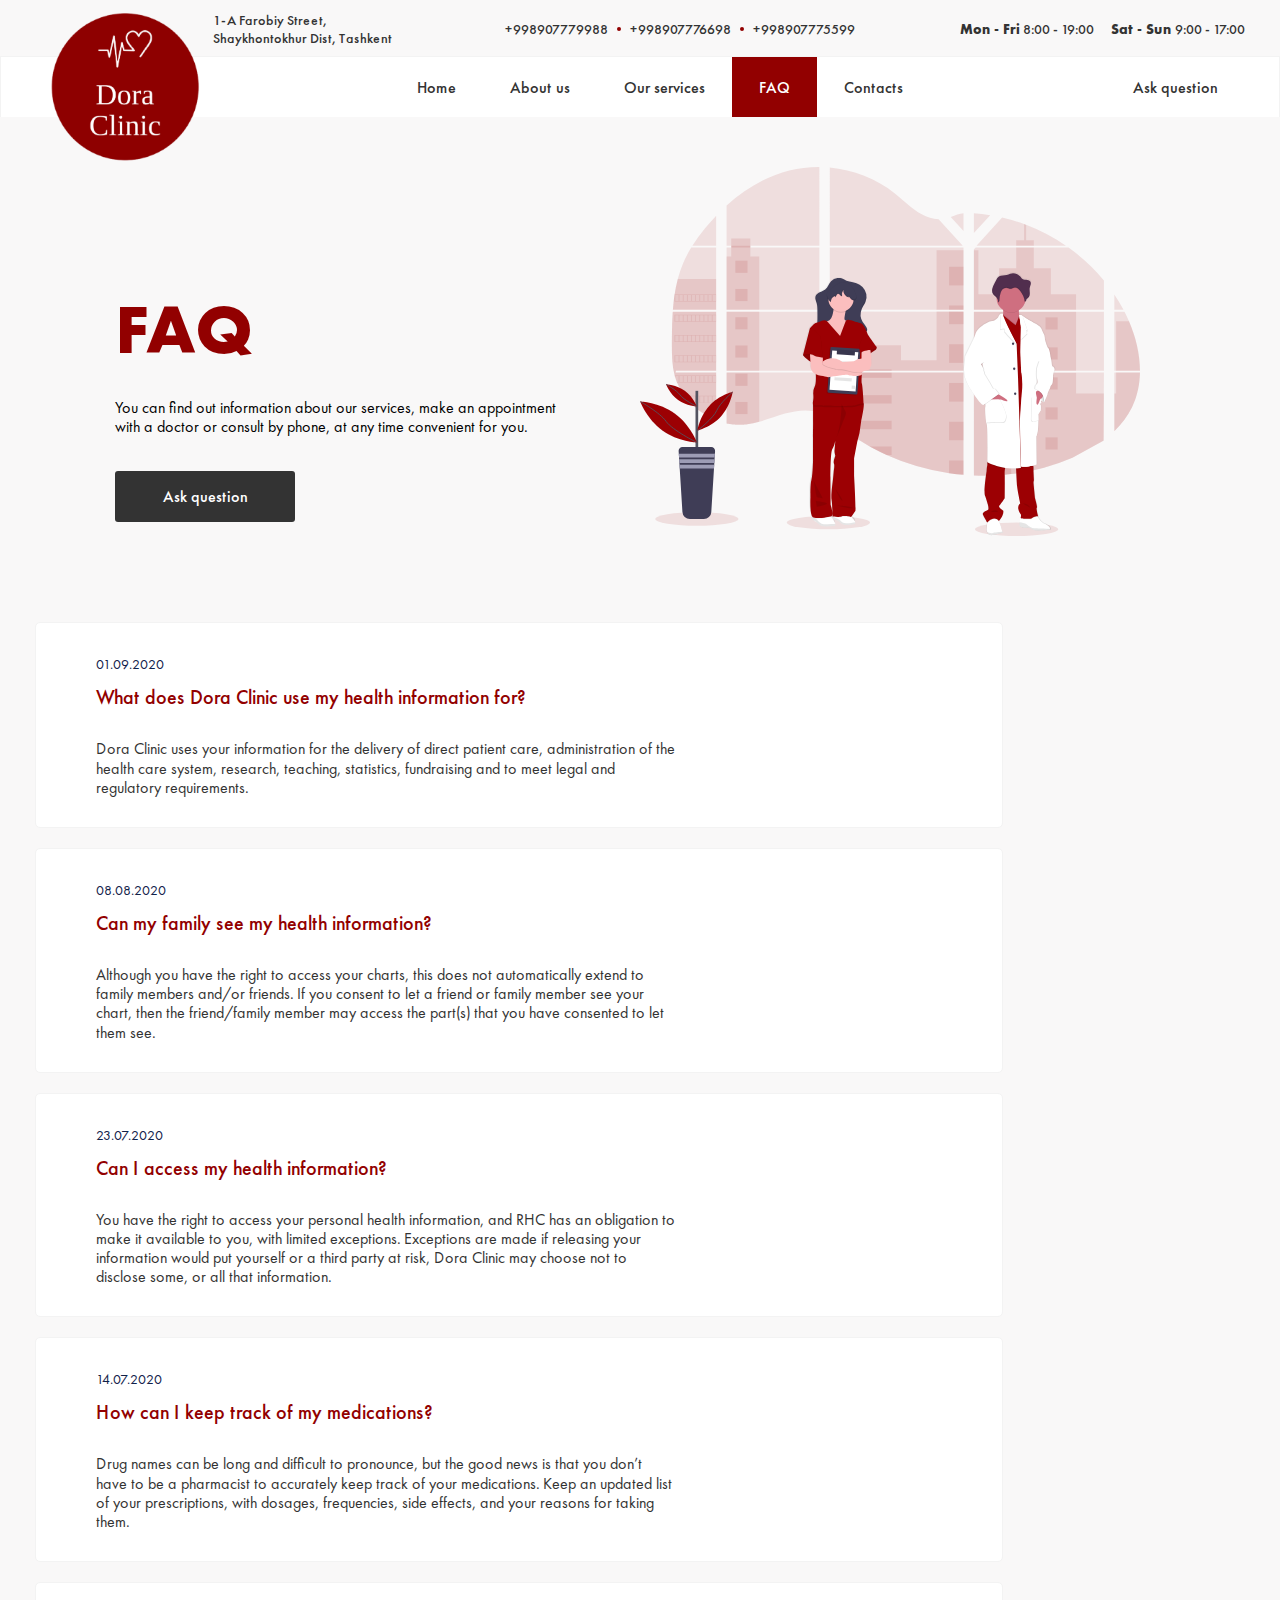
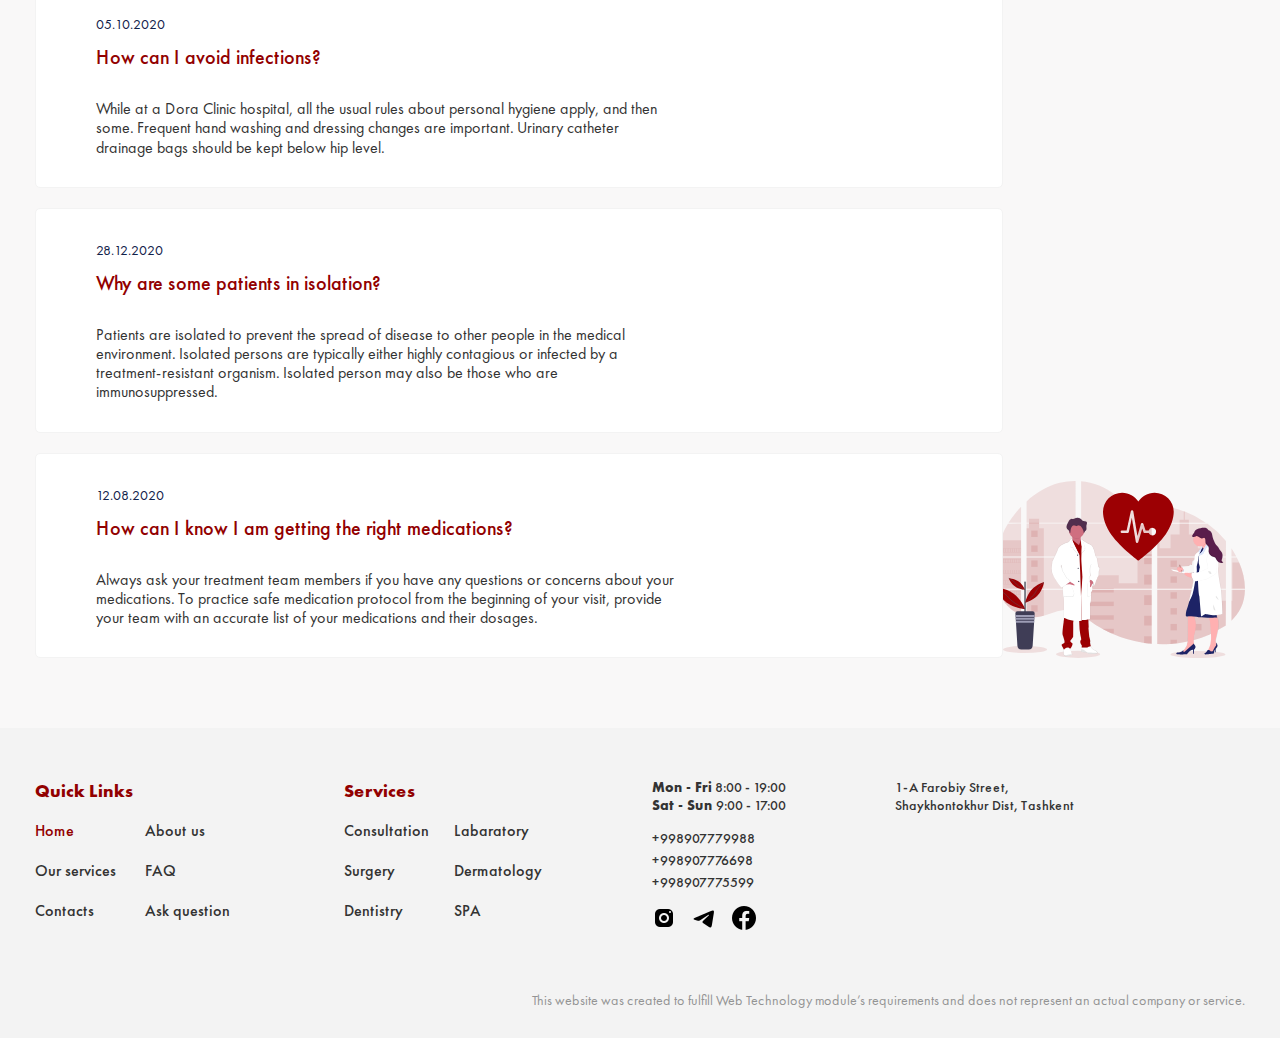
<file: faq.html>
<!DOCTYPE html>
<html lang="en">
<head>
  <meta charset="UTF-8">
  <meta name="viewport" content="width=device-width, initial-scale=1.0">
  <title>FAQ | Dora Clinic</title>
  <link rel="stylesheet" href="css/normalize.css">
  <link rel="stylesheet" href="css/styles.css">
</head>
<body>
  <header class="site-header">
    
    <!-- Site Header Top -->
    
    <div class="site-header-top">
      <div class="container">
        <div class="site-header-top-content">
          <address class="clinic-address">
            1-A Farobiy Street,
            <br>Shaykhontokhur Dist, Tashkent
          </address>
          
          <div class="phone-numbers">
            <a class="phone-link" href="tel:+998907779988">+998907779988</a>
            <span class="dot" aria-hidden="true"></span>
            <a class="phone-link" href="tel:+998907776698">+998907776698</a>
            <span class="dot" aria-hidden="true"></span>
            <a class="phone-link" href="tel:+998907775599">+998907775599</a>
          </div><!-- phone-numbers -->
          
          <div class="working-hours">
            <span><b>Mon - Fri</b> 8:00 - 19:00</span>
            <span><b>Sat - Sun</b> 9:00 - 17:00</span>
          </div><!-- working-hours -->
        </div><!-- site-header-top-content -->
      </div><!-- container -->
    </div><!-- site-header-top -->
    
    <!-- Site Navigation -->
    
    <nav class="site-nav">
      <div class="container">
        <div class="site-nav-content">
          <div class="logo-link-wrapper">
            <a class="logo-link" href="index.html">
              <img class="logo" src="img/logo.png" alt="Dora Clinic Logo" width="180" height="180">
            </a>
          </div>
          
          <ul class="nav-menu">
            <li class="nav-item">
              <a class="nav-link" href="index.html">Home</a>
            </li>
            <li class="nav-item">
              <a class="nav-link" href="about.html">About us</a>
            </li>
            <li class="nav-item">
              <a class="nav-link" href="services.html">Our services</a>
            </li>
            <li class="nav-item">
              <a class="nav-link nav-link-active" href="faq.html">FAQ</a>
            </li>
            <li class="nav-item">
              <a class="nav-link" href="contacts.html">Contacts</a>
            </li>
          </ul>

          <button class="btn menu-btn" type="button">Menu</button>
          
          <a class="btn btn-ask-question" href="ask-question.html">Ask question</a>
        </div><!-- site-nav-content -->
      </div><!-- container -->
    </nav><!-- site-nav -->
  </header><!-- site-header -->
  
  
  <main class="faq-main">
    <section class="faq__hero">
      <div class="container faq-container">
          <h2 class="faq__heading">FAQ</h2>
          <p class="faq__hero-text">You can find out information about our services, make an appointment with a doctor or consult by phone, at any time convenient for you.</p>
          <a href="ask-question.html" class="btn btn-our-services">Ask question</a>
        </div>
    </section>
    
    <section class="tips">
      <div class="container">
        <ul class="tips__list">
          <!-- https://www.riversidehealthcare.ca/privacy-confidentiality/frequently-asked-questions#faq16 -->
          <li class="tips__item">
            <time class="faq__time" datetime="01.09.2020">01.09.2020</time>
            
            <h3 class="tip__heading">What does Dora Clinic use my health information for?</h3>
            
            <p class="tip__text">Dora Clinic uses your information for the delivery of direct patient care, administration of the health care system, research, teaching, statistics, fundraising and to meet legal and regulatory requirements.</p>
          </li>
          <li class="tips__item">
            <time class="faq__time" datetime="01.09.2020">08.08.2020</time>
            
            <h3 class="tip__heading">Can my family see my health information?</h3>
            
            <p class="tip__text">Although you have the right to access your charts, this does not automatically extend to family members and/or friends. If you consent to let a friend or family member see your chart, then the friend/family member may access the part(s) that you have consented to let them see.</p>
          </li>
          <li class="tips__item">
            <time class="faq__time" datetime="01.09.2020">23.07.2020</time>
            
            <h3 class="tip__heading">Can I access my health information?</h3>
            
            <p class="tip__text">You have the right to access your personal health information, and RHC has an obligation to make it available to you, with limited exceptions. Exceptions are made if releasing your information would put yourself or a third party at risk, Dora Clinic may choose not to disclose some, or all that information.</p>
          </li>
          <li class="tips__item">
            <time class="faq__time" datetime="01.09.2020">14.07.2020</time>
            
            <h3 class="tip__heading">How can I keep track of my medications?</h3>
            
            <p class="tip__text">Drug names can be long and difficult to pronounce, but the good news is that you don’t have to be a pharmacist to accurately keep track of your medications. Keep an updated list of your prescriptions, with dosages, frequencies, side effects, and your reasons for taking them. </p>
          </li>
          <li class="tips__item">
            <time class="faq__time" datetime="01.09.2020">05.10.2020</time>
            
            <h3 class="tip__heading">How can I avoid infections?</h3>
            
            <p class="tip__text">While at a Dora Clinic hospital, all the usual rules about personal hygiene apply, and then some. Frequent hand washing and dressing changes are important. Urinary catheter drainage bags should be kept below hip level.</p>
          </li>
          <li class="tips__item">
            <time class="faq__time" datetime="01.09.2020">28.12.2020</time>
            
            <h3 class="tip__heading">Why are some patients in isolation?</h3>
            
            <p class="tip__text">Patients are isolated to prevent the spread of disease to other people in the medical environment. Isolated persons are typically either highly contagious or infected by a treatment-resistant organism. Isolated person may also be those who are immunosuppressed. </p>
          </li>
          <li class="tips__item">
            <time class="faq__time" datetime="01.09.2020">12.08.2020</time>
            
            <h3 class="tip__heading">How can I know I am getting the right medications?</h3>
            
            <p class="tip__text">Always ask your treatment team members if you have any questions or concerns about your medications. To practice safe medication protocol from the beginning of your visit, provide your team with an accurate list of your medications and their dosages.</p>
          </li>
        </ul>
      </div>
    </section>
  </main>
  
  
  <footer class="site-footer">
    <div class="container">
      <div class="site-footer-content">
        <div class="footer-quick-links">
          <h3 class="footer-nav-header">Quick Links</h3>
          
          <ul class="footer-nav-menu">
            <li class="footer-nav-item">
              <a class="footer-nav-link footer-link-active" href="index.html">Home</a>
            </li>
            <li class="footer-nav-item">
              <a class="footer-nav-link" href="about.html">About us</a>
            </li>
            <li class="footer-nav-item">
              <a class="footer-nav-link" href="services.html">Our services</a>
            </li>
            <li class="footer-nav-item">
              <a class="footer-nav-link" href="faq.html">FAQ</a>
            </li>
            <li class="footer-nav-item">
              <a class="footer-nav-link" href="contacts.html">Contacts</a>
            </li>
            <li class="footer-nav-item">
              <a class="footer-nav-link" href="ask-question.html">Ask question</a>
            </li>
          </ul>
        </div>
        
        <div class="footer-services">
          <h3 class="footer-nav-header">Services</h3>
          
          <ul class="footer-nav-menu">
            <li class="footer-nav-item">
              <a class="footer-nav-link" href="services.html">Consultation</a>
            </li>
            <li class="footer-nav-item">
              <a class="footer-nav-link" href="services.html">Labaratory</a>
            </li>
            <li class="footer-nav-item">
              <a class="footer-nav-link" href="services.html">Surgery</a>
            </li>
            <li class="footer-nav-item">
              <a class="footer-nav-link" href="services.html">Dermatology</a>
            </li>
            <li class="footer-nav-item">
              <a class="footer-nav-link" href="services.html">Dentistry</a>
            </li>
            <li class="footer-nav-item">
              <a class="footer-nav-link" href="services.html">SPA</a>
            </li>
          </ul>
        </div>
        
        <div class="footer-middle">
          <div class="footer-working-hours">
            <span><b>Mon - Fri</b> 8:00 - 19:00</span>
            <span><b>Sat - Sun</b> 9:00 - 17:00</span>
          </div>
          
          <div class="footer-phone-numbers">
            <a href="tel:+998907779988">+998907779988</a>
            <a href="tel:+998907776698">+998907776698</a>
            <a href="tel:+998907775599">+998907775599</a>
          </div>
          
          <ul class="footer-socials">
            <li class="footer-socials-item">
              <a class="footer-socials-link" href="#" target="_blank">
                <img src="img/instagram.png" alt="https://icons8.com/icons/set/instagram" width="24" height="24">
              </a>
            </li>
            <li class="footer-socials-item">
              <a class="footer-socials-link" href="#" target="_blank">
                <img src="img/telegram.png" alt="https://icons8.com/icons/set/telegram" width="24" height="24">
              </a>
            </li>
            <li class="footer-socials-item">
              <a class="footer-socials-link" href="#" target="_blank">
                <img src="img/facebook.png" alt="https://icons8.com/icons/set/facebook" width="24" height="24">
              </a>
            </li>
          </ul>
        </div>
        
        <div class="footer-right">
          <address class="footer-clinic-address">
            1-A Farobiy Street,
            <br>Shaykhontokhur Dist, Tashkent
          </address>
          
          <iframe src="https://www.google.com/maps/embed?pb=!1m18!1m12!1m3!1d3623.6416623315936!2d46.64435535018735!3d24.739179556123265!2m3!1f0!2f0!3f0!3m2!1i1024!2i768!4f13.1!3m3!1m2!1s0x3e2ee29955ba13b1%3A0xfe2715381e937c8e!2sDORA%20CLINIC!5e0!3m2!1suz!2s!4v1605449860368!5m2!1suz!2s" width="350" height="140" frameborder="0" style="border:0;" allowfullscreen="" aria-hidden="false" tabindex="0"></iframe>
        </div>
      </div>    
      
      <p class="footer-rights">This website was created to fulfill Web Technology module’s requirements and does not represent an actual company or service.</p>
    </div>
  </footer>
  
  <script src="js/main.js"></script>
</body>
</html>
</file>
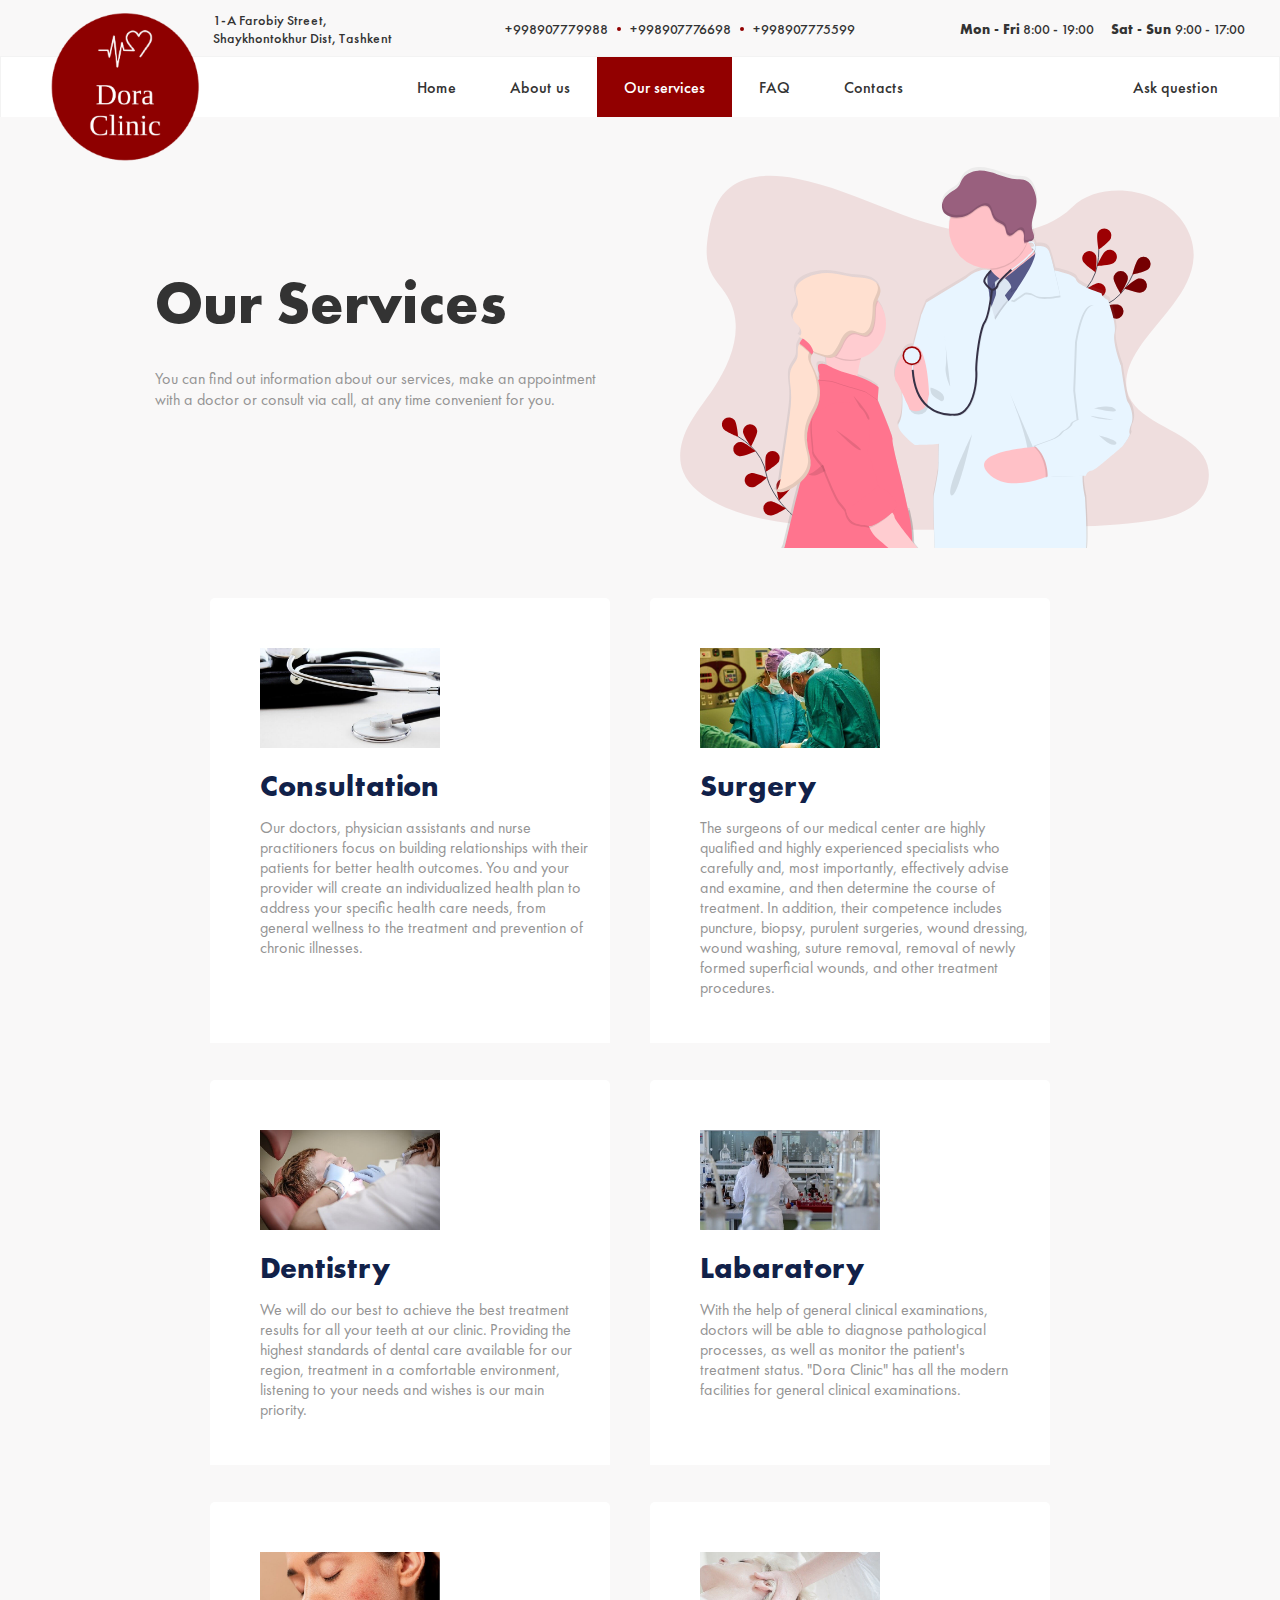
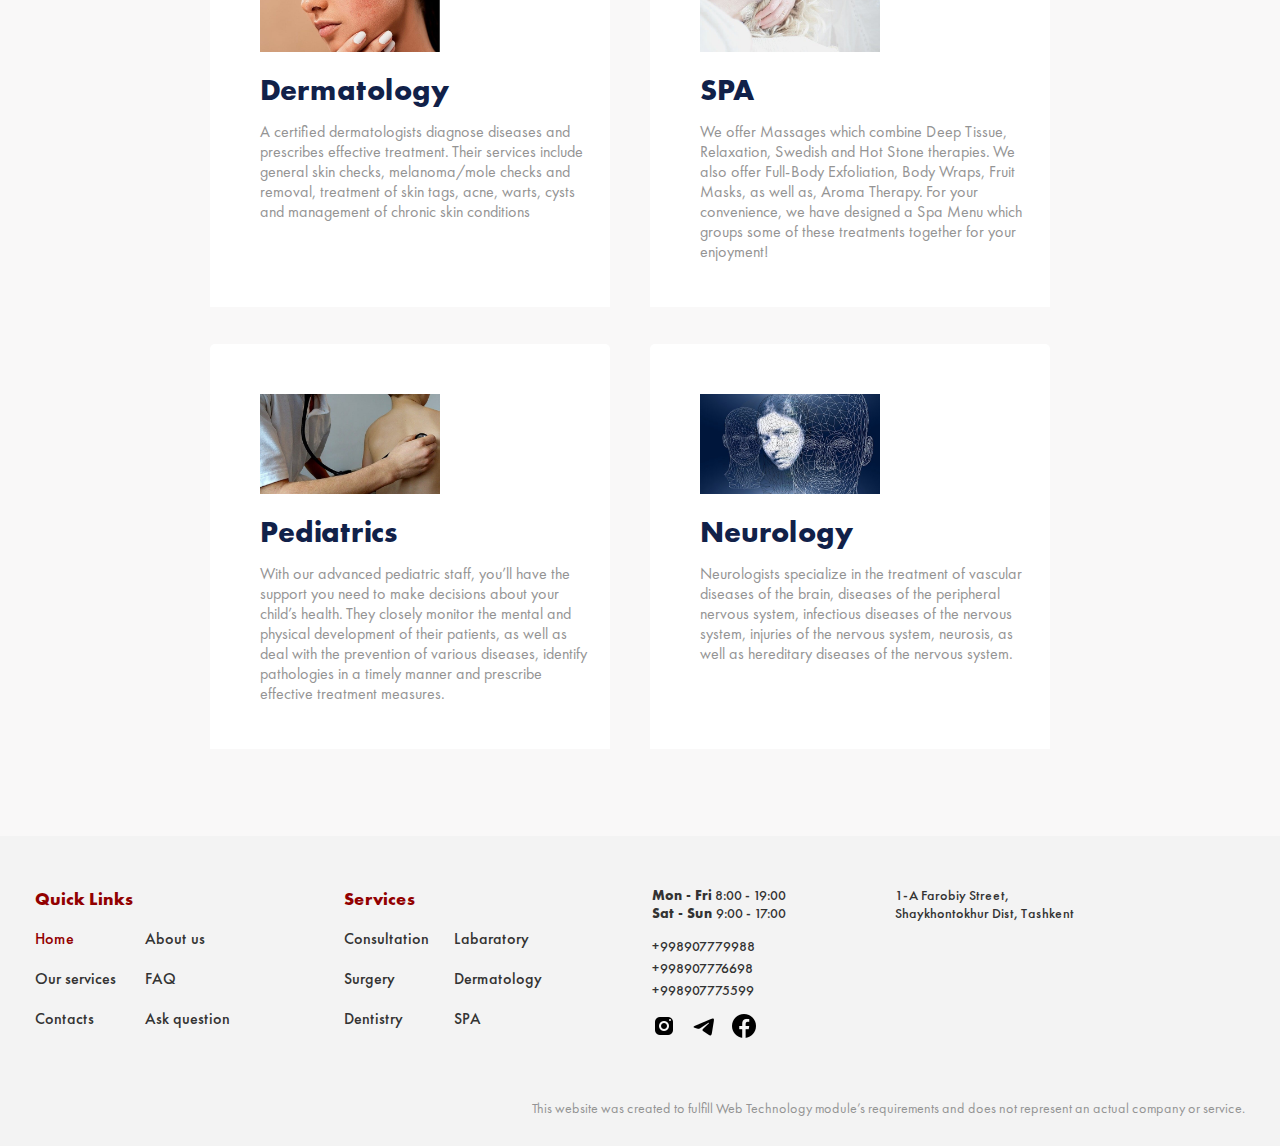
<file: services.html>
<!DOCTYPE html>
<html lang="en">
<head>
  <meta charset="UTF-8">
  <meta name="viewport" content="width=device-width, initial-scale=1.0">
  <title>Our Services | Dora Clinic</title>
  <link rel="stylesheet" href="css/normalize.css">
  <link rel="stylesheet" href="css/styles.css">
</head>
<body>
  <header class="site-header">
    
    <!-- Site Header Top -->
    
    <div class="site-header-top">
      <div class="container">
        <div class="site-header-top-content">
          <address class="clinic-address">
            1-A Farobiy Street,
            <br>Shaykhontokhur Dist, Tashkent
          </address>
          
          <div class="phone-numbers">
            <a class="phone-link" href="tel:+998907779988">+998907779988</a>
            <span class="dot" aria-hidden="true"></span>
            <a class="phone-link" href="tel:+998907776698">+998907776698</a>
            <span class="dot" aria-hidden="true"></span>
            <a class="phone-link" href="tel:+998907775599">+998907775599</a>
          </div><!-- phone-numbers -->
          
          <div class="working-hours">
            <span><b>Mon - Fri</b> 8:00 - 19:00</span>
            <span><b>Sat - Sun</b> 9:00 - 17:00</span>
          </div><!-- working-hours -->
        </div><!-- site-header-top-content -->
      </div><!-- container -->
    </div><!-- site-header-top -->
    
    <!-- Site Navigation -->
    
    <nav class="site-nav">
      <div class="container">
        <div class="site-nav-content">
          <div class="logo-link-wrapper">
            <a class="logo-link" href="index.html">
              <img class="logo" src="img/logo.png" alt="Dora Clinic Logo" width="180" height="180">
            </a>
          </div>
          
          <ul class="nav-menu">
            <li class="nav-item">
              <a class="nav-link" href="index.html">Home</a>
            </li>
            <li class="nav-item">
              <a class="nav-link" href="about.html">About us</a>
            </li>
            <li class="nav-item">
              <a class="nav-link nav-link-active" href="services.html">Our services</a>
            </li>
            <li class="nav-item">
              <a class="nav-link" href="faq.html">FAQ</a>
            </li>
            <li class="nav-item">
              <a class="nav-link" href="contacts.html">Contacts</a>
            </li>
          </ul>

          <button class="btn menu-btn" type="button">Menu</button>
          
          <a class="btn btn-ask-question" href="ask-question.html">Ask question</a>
        </div><!-- site-nav-content -->
      </div><!-- container -->
    </nav><!-- site-nav -->
  </header><!-- site-header -->
  
  
  <main class="main-section">
    <section class="services-hero">
      <div class="container services-hero-container">
        <div class="services-hero-info">
          <h2 class="page-heading">
            Our Services
          </h2>
          
          <p class="page-info service-page-info">
            You can find out information about our services, make an appointment with a doctor or consult via call, at any time convenient for you.
          </p>
        </div>
      </div>
    </section>
    
    <section class="services-services">
      <div class="container">
        <ul class="services__list">
          <li class="service">
            <h3 class="service__name">Consultation</h3>
            <p class="service__text">Our doctors, physician assistants and nurse practitioners focus on building relationships with their patients for better health outcomes. You and your provider will create an individualized health plan to address your specific health care needs, from general wellness to the treatment and prevention of chronic illnesses. </p>
          </li>
          
          <li class="service">
            <h3 class="service__name">Surgery</h3>
            <p class="service__text">The surgeons of our medical center are highly qualified and highly experienced specialists who carefully and, most importantly, effectively advise and examine, and then determine the course of treatment. In addition, their competence includes puncture, biopsy, purulent surgeries, wound dressing, wound washing, suture removal, removal of newly formed superficial wounds, and other treatment procedures.</p>
          </li>
          
          <li class="service">
            <h3 class="service__name">Dentistry</h3>
            <p class="service__text">We will do our best to achieve the best treatment results for all your teeth at our clinic. Providing the highest standards of dental care available for our region, treatment in a comfortable environment, listening to your needs and wishes is our main priority.</p>
          </li>
          
          <li class="service">
            <h3 class="service__name">Labaratory</h3>
            <p class="service__text">With the help of general clinical examinations, doctors will be able to diagnose pathological processes, as well as monitor the patient's treatment status. "Dora Clinic" has all the modern facilities for general clinical examinations.</p>
          </li>
          
          <li class="service">
            <h3 class="service__name">Dermatology</h3>
            <p class="service__text">A certified dermatologists diagnose diseases and prescribes effective treatment.  Their services include general skin checks, melanoma/mole checks and removal, treatment of skin tags, acne, warts, cysts and management of chronic skin conditions</p>
          </li>
          
          <li class="service">
            <h3 class="service__name">SPA</h3>
            <p class="service__text">We offer Massages which combine Deep Tissue, Relaxation, Swedish and Hot Stone therapies. We also offer Full-Body Exfoliation, Body Wraps, Fruit Masks, as well as, Aroma Therapy.  For your convenience, we have designed a Spa Menu which groups some of these treatments together for your enjoyment!  </p>
          </li>
          
          <li class="service">
            <h3 class="service__name">Pediatrics</h3>
            <p class="service__text">With our advanced pediatric staff, you’ll have the support you need to make decisions about your child’s health. They closely monitor the mental and physical development of their patients, as well as deal with the prevention of various diseases, identify pathologies in a timely manner and prescribe effective treatment measures. </p>
            
          </li>
          
          <li class="service">
            <h3 class="service__name">Neurology</h3>
            <p class="service__text">
              Neurologists specialize in the treatment of vascular diseases of the brain, diseases of the peripheral nervous system, infectious diseases of the nervous system, injuries of the nervous system, neurosis, as well as hereditary diseases of the nervous system.</p>
            </li>
          </ul>
        </div>
      </section>
    </main>
    
    
    <footer class="site-footer">
      <div class="container">
        <div class="site-footer-content">
          <div class="footer-quick-links">
            <h3 class="footer-nav-header">Quick Links</h3>
            
            <ul class="footer-nav-menu">
              <li class="footer-nav-item">
                <a class="footer-nav-link footer-link-active" href="index.html">Home</a>
              </li>
              <li class="footer-nav-item">
                <a class="footer-nav-link" href="about.html">About us</a>
              </li>
              <li class="footer-nav-item">
                <a class="footer-nav-link" href="services.html">Our services</a>
              </li>
              <li class="footer-nav-item">
                <a class="footer-nav-link" href="faq.html">FAQ</a>
              </li>
              <li class="footer-nav-item">
                <a class="footer-nav-link" href="contacts.html">Contacts</a>
              </li>
              <li class="footer-nav-item">
                <a class="footer-nav-link" href="ask-question.html">Ask question</a>
              </li>
            </ul>
          </div>
          
          <div class="footer-services">
            <h3 class="footer-nav-header">Services</h3>
            
            <ul class="footer-nav-menu">
              <li class="footer-nav-item">
                <a class="footer-nav-link" href="services.html">Consultation</a>
              </li>
              <li class="footer-nav-item">
                <a class="footer-nav-link" href="services.html">Labaratory</a>
              </li>
              <li class="footer-nav-item">
                <a class="footer-nav-link" href="services.html">Surgery</a>
              </li>
              <li class="footer-nav-item">
                <a class="footer-nav-link" href="services.html">Dermatology</a>
              </li>
              <li class="footer-nav-item">
                <a class="footer-nav-link" href="services.html">Dentistry</a>
              </li>
              <li class="footer-nav-item">
                <a class="footer-nav-link" href="services.html">SPA</a>
              </li>
            </ul>
          </div>
          
          <div class="footer-middle">
            <div class="footer-working-hours">
              <span><b>Mon - Fri</b> 8:00 - 19:00</span>
              <span><b>Sat - Sun</b> 9:00 - 17:00</span>
            </div>
            
            <div class="footer-phone-numbers">
              <a href="tel:+998907779988">+998907779988</a>
              <a href="tel:+998907776698">+998907776698</a>
              <a href="tel:+998907775599">+998907775599</a>
            </div>
            
            <ul class="footer-socials">
              <li class="footer-socials-item">
                <a class="footer-socials-link" href="#" target="_blank">
                  <img src="img/instagram.png" alt="https://icons8.com/icons/set/instagram" width="24" height="24">
                </a>
              </li>
              <li class="footer-socials-item">
                <a class="footer-socials-link" href="#" target="_blank">
                  <img src="img/telegram.png" alt="https://icons8.com/icons/set/telegram" width="24" height="24">
                </a>
              </li>
              <li class="footer-socials-item">
                <a class="footer-socials-link" href="#" target="_blank">
                  <img src="img/facebook.png" alt="https://icons8.com/icons/set/facebook" width="24" height="24">
                </a>
              </li>
            </ul>
          </div>
          
          <div class="footer-right">
            <address class="footer-clinic-address">
              1-A Farobiy Street,
              <br>Shaykhontokhur Dist, Tashkent
            </address>
            
            <iframe src="https://www.google.com/maps/embed?pb=!1m18!1m12!1m3!1d3623.6416623315936!2d46.64435535018735!3d24.739179556123265!2m3!1f0!2f0!3f0!3m2!1i1024!2i768!4f13.1!3m3!1m2!1s0x3e2ee29955ba13b1%3A0xfe2715381e937c8e!2sDORA%20CLINIC!5e0!3m2!1suz!2s!4v1605449860368!5m2!1suz!2s" width="350" height="140" frameborder="0" style="border:0;" allowfullscreen="" aria-hidden="false" tabindex="0"></iframe>
          </div>
        </div>    
        
        <p class="footer-rights">This website was created to fulfill Web Technology module’s requirements and does not represent an actual company or service.</p>
      </div>
    </footer>
    
    <script src="js/main.js"></script>
  </body>
  </html>
</file>
<file: css/styles.css>
/* Fonts were taken from this source: https://blogfonts.com/futura-pt.font */

@font-face {
  font-family: "Futura PT";
  src: url("../fonts/FuturaPT-Book.woff2") format("woff2"),
  url("../fonts/FuturaPT-Book.woff") format("woff");
  font-weight: normal;
  font-style: normal;
  font-display: swap;
}

@font-face {
  font-family: "Futura PT";
  src: url("../fonts/FuturaPT-Medium.woff2") format("woff2"),
  url("../fonts/FuturaPT-Medium.woff") format("woff");
  font-weight: 500;
  font-style: normal;
  font-display: swap;
}


@font-face {
  font-family: "Futura PT";
  src: url("../fonts/FuturaPT-Bold.woff2") format("woff2"),
  url("../fonts/FuturaPT-Bold.woff") format("woff");
  font-weight: bold;
  font-style: normal;
  font-display: swap;
}


html {
  box-sizing: border-box;
  height: 100%;
}

*,
*::before,
*::after {
  box-sizing: inherit;
}

body {
  display: flex;
  flex-direction: column;
  height: 100%;
  padding: 0;
  margin: 0;
  overflow-x: hidden;
  font-family: "Futura PT", "Arial", sans-serif;
  font-size: 20px;
  font-style: normal;
  font-weight: normal;
  line-height: 26px;
  color: #949494;
  background-color:#F9F8F8; 
}

img{
  max-width: 100%;
  height: auto;
}

.container {
  max-width: 1250px;
  padding: 0 20px;
  margin-left: auto;
  margin-right: auto;
}

/* Button */

.btn{
  display: flex;
  align-items: center;
  justify-content: center;
  padding: 20px 27px;
  border: none;
  background: none;
  background-color: #333333;
  font-weight: 500;
  font-size: 16px;
  line-height: 21px;
  color: #fff;
  text-align: center;
  text-decoration: none;
  cursor: pointer;
  white-space: nowrap;
}

/* Section Heading */

.section-heading{
  margin: 0;
  margin-bottom: 50px;
  font-size: 40px;
  line-height: 1.2;
  color: #920000;
  text-align: center;
}

/* Inner Heading */

.inner-heading{
  margin: 0;
  font-weight: 500;
  font-size: 32px;
  line-height: 1.2;
  color: #333333;
}

/* --------------------Site Header----------------- */

.site-header-top{
  font-weight: 500;
  font-size: 14px;
  line-height: 18px;
  color: #333333;
  background-color: #F9F8F8;
}

.site-header-top-content{
  display: flex;
  align-items: center;
  justify-content: space-between;
  flex-wrap: wrap;
  padding-top: 11px;
  padding-bottom: 9px;
  padding-left: 178px;
}

.clinic-address{
  display: flex;
  align-items: center;
  font-style: normal;
  margin-right: 8px;
}

.phone-numbers{
  display: flex;
  align-items: center;
  flex-wrap: nowrap;
  margin-right: 20px;
  margin-left: 20px;
}

.phone-link{
  display: inline-block;
  font-weight: 500;
  font-size: 14px;
  line-height: 18px;
  color: #333333;
  text-decoration: none;
  transition: color 0.3s ease,
  opacity 0.3s ease;
  white-space: nowrap;
}

.phone-link:hover{
  color: #920000;
}

.phone-link:active{
  color: #333333;
  opacity: 0.5;
}

.dot{
  display: inline-block;
  width: 4px;
  height: 4px;
  border-radius: 50%;
  margin: 0 9px;
  background-color: #920000;
}

.working-hours{
  display: flex;
  align-items: center;
}

.working-hours span{
  display: inline-block;
}

.working-hours span:not(:last-child){
  margin-right: 17px;
}

/* Site Navigation */

.site-nav{
  background-color: #FFFFFF;
  border: 1px solid #F3F3F3;
  border-bottom: none;
}

.site-nav-content{
  position: relative;
  display: flex;
  justify-content: space-between;
}

.logo-link-wrapper{
  display: flex;
  align-items: center;
  width: 178px;
}

.logo-link{
  position: absolute;
  top: 50%;
  left: 0;
  display: block;
  transform: translateY(-50%);
  transition: opacity 0.3s ease;
}

.logo-link:hover{
  opacity: 0.8;
}

.logo-link:active{
  opacity: 0.5;
}

.logo{
  width: 180px;
  height: 180px;
  display: block;
}

/* nav menu */

.nav-menu{
  display: flex;
  justify-content: center;
  max-width: calc(100% - 388px);
  padding: 0;
  margin: 0 15px;
  list-style-type: none;
  flex-wrap: wrap;
}

.nav-item{
  display: flex;
  flex-direction: column;
}

.nav-link{
  flex-grow: 1;
  display: flex;
  align-items: center;
  padding: 19px 27px;
  font-weight: 500;
  font-size: 16px;
  line-height: 21px;
  color: #333333;
  text-decoration: none;
  transition: background-color 0.3s ease,
  opacity 0.3s ease;
}

.nav-link:hover{
  color: #fff;
  background-color: #920000;
}

.nav-link:active{
  opacity: 0.5;
}

.btn-ask-question{
  align-self: center;
  display: flex;
  max-height: 60px;
  align-items: center;
  color: #333333;
  background-color: transparent;
  transition: background-color 0.3s ease,
  opacity 0.3s ease;
}

.btn-ask-question:hover{
  color: #fff;
  background-color: #920000;
}

.btn-ask-question:active{
  opacity: 0.5;
}

.nav-link-active{
  background-color: #920000;
  color: #fff;
}

/* Promo Section */

.promo-section{
  
  padding-top: 100px;
  padding-bottom: 50px;
}

.promo-section-content{
  display: flex;
  justify-content: space-between;
}

.promo-img{
  width: 576px;
  object-fit: cover;
}

.promo-info{
  max-width: 600px;
  margin-left: 50px;
}

.page-heading{
  margin: 0;
  margin-bottom: 29px;
  font-size: 60px;
  line-height: 1.2;
  color: #333333;
}

.page-heading span{
  color: #920000;
  display: inline-block;
}

.page-info{
  margin: 0;
  margin-bottom: 38px;
  font-size: 16px;
  line-height: 21px;
  color: #949494;
}

.btn-our-services{
  min-width: 180px;
  max-width: 180px;
  padding: 15px;
  border-radius: 3px;
  transition: background-color 0.3s ease,
  opacity 0.3s ease,
  color 0.3s ease;
}

.btn-our-services:hover{
  background-color: #920000;
}

.btn-our-services:active{
  opacity: 0.5;
}

/* Feature Section */

.feature-section {
  padding: 50px 0;
  padding-bottom: 30px;
  background-color: #eee;
}

.feature-section__container {
  display: flex;
  flex-wrap: wrap;
  justify-content: space-between;
}

.feature__left{
  max-width: 450px;
  margin-right: 30px;
}

.feature-section__heading {
  position: relative;
  padding-top: 58px;
  margin: 0;
  margin-bottom: 40px;
  text-align: left;
}

.feature-section__heading::before {
  position: absolute;
  top: 0;
  left: 0;
  display: block;
  width: 70px;
  height: 4px;
  background-color: #920000;
  content: "";
}

.feature__img{
  width: 450px;
  height: auto;
}

.feature-section__list {
  padding: 0;
  margin: 0;
  list-style-type: none;
  display: flex;
  flex-direction: column;
  max-width: 540px;
  margin-top: -15px;
  margin-bottom: -15px;
}

.feature-section__item {
  margin-top: 15px;
  margin-bottom: 15px;
}

.feature__name {
  margin-top: 0;
  margin-bottom: 15px;
  color: #920000;
}

.feature__text {
  margin: 0;
  color: #333;
  font-size: 16px;
}


/* Comments Section */

.comments-section{
  padding: 50px 0;
}

.comments-section-content{
  max-width: 1000px;
  margin-left: auto;
  margin-right: auto;
}

.comments-section-content h2{
  max-width: 600px;
  text-align: center;
  margin-left: auto;
  margin-right: auto;
  text-transform: uppercase;
}

.comments-section-heading{
  font-size: 20px;
  line-height: 1.5;
  color: #333333;
}

.comments-list{
  display: flex;
  flex-wrap: wrap;
  justify-content: space-between;
  margin-right: -15px;
  margin-left: -15px;
}

.comment-wrapper{
  max-width: 300px;
  display: flex;
  flex-direction: column;
  align-items: center;
  margin-right: 15px;
  margin-left: 15px;
  margin-bottom: 30px;
}

.comment-avatar{
  width: 100px;
  height: 100px;
  margin-bottom: 12px;
  border-radius: 50%;
  border: 1px solid #920000;
}

.comment{
  margin: 0;
  margin-left: auto;
  margin-right: auto;
  margin-bottom: 15px;
  font-size: 16px;
  line-height: 1.2;
  text-align: center;
  color: #949494;
}

.comment-author{
  margin: 0;
  font-weight: 500;
  color: #920000;
  text-align: center;
}

/* Services Section */

.services-section{
  padding: 50px 0;
}

.services-section-content{
  display: flex;
  flex-direction: column;
  align-items: center;
}

.services-section-heading{
  margin-top: 0;
  margin-bottom: 50px;
}

.services-list{
  max-width: 780px;
  display: flex;
  flex-wrap: wrap;
  justify-content: space-around;
  padding: 0;
  margin: 0;
  margin-right: -30px;
  margin-left: -30px;
  list-style-type: none;
}

.services-item{
  flex-shrink: 0;
  display: flex;
  flex-direction: column;
  width: 200px;
  margin-right: 30px;
  margin-left: 30px;
  margin-bottom: 20px;
}

.services-link{
  position: relative;
  flex-grow: 1;
  display: flex;
  flex-direction: column;
  align-items: center;
  padding: 30px;
  background-color: #fff;
  border: 1px solid #F3F3F3;
  border-radius: 5px;
  font-weight: 500;
  font-size: 18px;
  line-height: 22px;
  color: #333333;
  text-align: center;
  text-decoration: none;
  white-space: wrap;
  transition: color 0.3s ease,
  opacity 0.3s ease;
}

.services-link::before{
  display: block;
  width: 160px;
  height: 120px;
  margin-bottom: 21px;
  background-repeat: no-repeat;
  background-position: center center;
  background-size: contain;
  content: "";
}

/* https://pixabay.com/photos/stethoscope-doctor-medical-1584223/ */
.services-consultation::before{
  background-image: url(../img/consultation.jpg);
}

/* https://pixabay.com/photos/surgery-hospital-doctor-operation-3034133/ */
.services-surgery::before{
  background-image: url(../img/surgery.jpg);
}

/* https://pixabay.com/photos/dentist-dental-care-dental-check-up-428645/ */
.services-dentistry::before{
  background-image: url(../img/dentistry.jpg);
}

/* https://pixabay.com/photos/laboratory-analysis-chemistry-2815641/ */
.services-labaratory::before{
  background-image: url(../img/labaratory.jpg);
}

/* https://pixabay.com/photos/acne-pimples-spots-zits-skin-5561750/ */
.services-dermatology::before{
  background-image: url(../img/dermatalogy.jpg);
}

/* https://pixabay.com/photos/head-massage-treatment-relaxation-650878/ */
.services-spa::before{
  background-image: url(../img/spa.jpg);
}

.services-link span{
  flex-grow: 1;
  display: flex;
  align-items: center;
  justify-content: center;
}

.services-link:hover span{
  color: #920000;
}

.services-link:active{
  opacity: 0.5;
}

/* ------------------Site Footer------------------ */

.site-footer{
  padding-top: 50px;
  padding-bottom: 25px;
  background-color: #F3F3F3;
}

.site-footer-content{
  display: flex;
  align-items: start;
  justify-content: space-between;
}

.footer-nav-menu{
  display: flex;
  flex-direction: row;
  flex-wrap: wrap;
  max-width: 220px;
  padding: 0;
  margin: 0;
  list-style-type: none;
}

.footer-nav-item{
  min-width: 110px;
  margin-bottom: 14px;
}

.footer-nav-link{
  display: inline-block;
  font-weight: 500;
  font-size: 16px;
  line-height: 21px;
  color: #333333;
  text-decoration: none;
  transition: color 0.3s ease,
  opacity 0.3s ease;
}

.footer-nav-link:hover{
  color: #920000;
  background-color: transparent;
}

.footer-nav-link:active{
  opacity: 0.5;
}

.footer-nav-header{
  margin: 0;
  margin-bottom: 12px;
  font-size: 18px;
  color: #920000;
}

.footer-middle{
  flex-shrink: 0;
  margin-right: 20px;
}

.footer-working-hours{
  position: relative;
  display: flex;
  flex-direction: column;
  margin-bottom: 15px;
  font-weight: 500;
  font-size: 14px;
  line-height: 18px;
  color: #333333;
}

.footer-clinic-address{
  position: relative;
  margin-bottom: 15px;
  font-weight: 500;
  font-size: 14px;
  line-height: 18px;
  font-style: normal;
  color: #333333;
}

.footer-phone-numbers{
  position: relative;
  display: flex;
  flex-direction: column;
  margin-bottom: 15px;
  align-items: start;
}

.footer-phone-numbers a{
  display: inline-block;
  font-weight: 500;
  font-size: 14px;
  line-height: 18px;
  color: #333333;
  text-decoration: none;
  transition: color 0.3s ease,
  opacity 0.3s ease;
  white-space: nowrap;
}

.footer-phone-numbers a:not(:last-child){
  margin-bottom: 4px;
}

.footer-phone-numbers a:hover{
  color: #920000;
}

.footer-phone-numbers a:active{
  color: #333333;
  opacity: 0.5;
}

.footer-socials{
  display: flex;
  padding: 0;
  margin: 0 -8px;
  list-style-type: none;
}

.footer-socials-item{
  padding: 0 8px;
}

.footer-link-active{
  color: #920000;
}

.footer-link-active:hover,
.footer-link-active:active{
  background-color: transparent;
  opacity: 1;
}

.footer-rights{
  margin: 0;
  margin-top: 12px;
  font-size: 14px;
  text-align: right;
}

/* ================= SERVICES ======================= */

.services-hero {
  padding: 50px 0;
  margin-top: 50px;
  background-image: url("../img/service-bg.svg");
  background-repeat: no-repeat;
  background-position: calc(30% + 455px) center;
  background-size: contain;
}

.services-hero-info {
  padding: 50px 0;
  max-width: 450px;
  margin-left: 120px;
}

.services-services{
  padding: 50px 0;
}

.services__list {
  max-width: 100%;
  display: flex;
  margin: 0;
  margin-left: -10px;
  margin-right: -10px;
  padding: 0;
  list-style-type: none;
  justify-content: center;
  flex-wrap: wrap;
}

.service {
  width: 400px;
  flex-shrink: 0;
  margin: 0 20px;
  margin-bottom: 37px;
  padding: 50px 22px  45px 50px;
  background-color: #fff;
  border-radius: 5px 5px 0 0;
  transition: filter ease 0.3s;
  display: flex;
  flex-direction: column;
}

.service:hover {
  filter: drop-shadow(0px 4px 20px rgba(0, 0, 0, 0.2));
}

/* https://pixabay.com/photos/stethoscope-doctor-medical-1584223/ */
.service::before {
  width: 180px;
  height: 100px;
  content: '';
  display: inline-block;
  margin-bottom: 20px;
  background-repeat: no-repeat;
  background-position: center center;
  background-size: cover;
  background-image: url("../img/consultation.jpg");
}

/* https://pixabay.com/photos/surgery-hospital-doctor-operation-3034133/ */
.service:nth-child(2):before {
  background-image: url("../img/surgery.jpg");
}

/* https://pixabay.com/photos/dentist-dental-care-dental-check-up-428645/ */
.service:nth-child(3):before {
  background-image: url("../img/dentistry.jpg");
}

/* https://pixabay.com/photos/laboratory-analysis-chemistry-2815641/ */
.service:nth-child(4):before {
  background-image: url("../img/labaratory.jpg");
}

/* https://pixabay.com/photos/acne-pimples-spots-zits-skin-5561750/ */
.service:nth-child(5):before {
  background-image: url("../img/dermatalogy.jpg");
}

/* https://pixabay.com/photos/head-massage-treatment-relaxation-650878/ */
.service:nth-child(6):before {
  background-image: url("../img/spa.jpg");
}

/* https://pixabay.com/photos/investigation-stethoscope-to-listen-2458540/ */
.service:nth-child(7):before {
  background-image: url("../img/pediatrics.jpg");
}

/* https://pixabay.com/photos/psychology-psyche-mask-wire-rack-2706902/ */
.service:nth-child(8):before {
  background-image: url("../img/psychology.jpg");
}

.service__name {
  font-style: normal;
  font-size: 30px;
  line-height: 1.2;
  width: 100%;
  color: #333333;
  white-space: pre-wrap;
  margin-top: 0;
  margin-bottom: 14px;
  word-break: break-word;
  color: #112149;
}

.service__text {
  font-style: normal;
  font-weight: normal;
  font-size: 16px;
  line-height: 20px;
  color: #949494;
  margin-top: 0;
  margin-bottom: 0;
  flex-grow: 1;
}

.service:hover .service__text{
  color: #920000;
}

/* ==================== CONTACTS ===================== */
.contacts-hero {
  margin-top: 50px;
  padding: 50px 0;
  background-image: url("../img/contacts-bg.svg");
  background-repeat: no-repeat;
  background-position: calc(75% + 120px) center;
  background-size: auto 50%;
}

.contacts-hero-info{
  max-width: 450px;
  margin-left: 140px;
  margin-bottom: 30px;
}

.contacts__address {
  display: flex;
  margin-left: 100px;
}

.contacts__company-adress {
  width: 153px;
  font-weight: 500;
  font-style: normal;
  font-size: 16px;
  line-height: 1.2;
  color: #333333;
  display: flex;
  flex-direction: column;
  align-items: center;
  margin-right: 100px;
}

.contacts__company-adress::before, 
.contacts__worktime::before, 
.contacts__contact::before {
  height: 96px;
  width: 96px;
  display: inline-block;
  margin-bottom: 30px;
  content: '';
  background-repeat: no-repeat;
  background-position: top left;
  background-size: contain;
}

.contacts__company-adress::before {
  background-image: url("../img/location.png");
}

.contacts__worktime {
  display: flex;
  flex-direction: column;
  align-items: center;
  margin-right: 100px;
}

.contacts_worktime-text {
  font-style: normal;
  font-weight: 300;
  font-size: 16px;
  line-height: 1.2;
  color: #333333;
  margin: 0;
}

.contacts_worktime-text + .contacts_worktime-text {
  margin-top: 8px;
}

.contacts_worktime-text span {
  font-weight: 500;
}

.contacts__worktime::before {
  background-image: url("../img/calendar.png");
}

.contacts__contact{
  display: flex;
  flex-direction: column;
}

.contacts__telnumbers {
  margin: 0;
  padding: 0;
  list-style-type: none;
  display: flex;
  flex-direction: column;
  align-items: center;
}

.contacts__telnumber-link {
  font-style: normal;
  font-weight: 500;
  font-size: 16px;
  line-height: 1.2;
  text-align: right;
  text-decoration: none;
  color: #333333;
}

.contacts__contact::before {
  background-image: url("../img/phone.png");
}

.contacts__telnumber-link:hover{
  color: #920000;
}

.contacts__telnumber-link:active{
  opacity: 0.6;
}

.contacts-location{
  padding: 50px 0;
}

.contacts-map {
  display: flex;
  justify-content: center;
  overflow: hidden;
}

.company-img {
  flex-shrink: 1;
}

/* ====================== FAQ ====================*/

.faq-main {
  margin: 50px 0;
  background-image:  url("../img/faq-bg.svg");
  background-repeat: no-repeat;
  background-size: 500px auto;
  background-position: calc(50% + 250px) 0px;
}

.faq-container {
  padding-top: 120px;
  padding-left: 100px;
  padding-bottom: 100px;
}

.faq__heading {
  font-size: 70px;
  line-height: 1.2;
  margin-top: 0;
  color: #920000;
  margin-bottom: 27px;
}

.faq__hero-text {
  max-width: 450px;
  font-size: 16px;
  line-height: 1.2;
  margin-top: 0;
  color: #000;
  margin-bottom: 35px;
}

/* TIPS */

.tips__list {
  margin: 0;
  padding: 0;
  list-style-type: none;
  color: #333;
  background-image: url("../img/medicine.svg");
  background-repeat: no-repeat;
  background-size: 250px auto;
  background-position: right bottom;
}

.tips__item {
  max-width: 80%;
  background-color: #fff;
  padding: 30px 60px;
  border: 1px solid #F3F3F3;
  border-radius: 5px;
  margin-bottom: 20px;
  color: #000;
}

.faq__time {
  display: flex;
  align-items: center;
  font-size: 14px;
  line-height: 22px;
  margin-right: 28px;
  color: #112149;
}

.tip__heading {
  font-weight: 500;
  font-size: 20px;
  line-height: 1.2;
  margin-top: 10px;
  color: #920000;
}

.tip__text {
  margin: 0;
  font-size: 16px;
  line-height: 1.2;
  margin-top: 30px;
  color: #333;
  max-width: 580px;
}

/* ==============Ask Question================== */

.registration__section {
  background-image: url("../img/medicine.svg");
  background-repeat: no-repeat;
  background-color: #c96464;
  background-size: auto 80%;
  background-position: calc(60% + 200px) center;
}

.registration__section .container {
  padding: 50px 100px;
}

.registration__heading {
  max-width: 450px;
  margin-bottom: 20px;
  color: #FFFFFF;
}

.registration__text {
  margin: 0;
  font-size: 26px;
  line-height: 1.2;
  margin-bottom: 20px;
  color: #FFFFFF;
}

.registration__form {
  max-width: 400px;
  margin-right: auto;
}

.registration__input {
  width: 100%;
  padding: 10px 25px;
  margin-bottom: 30px;
  background: #FFFFFF;
  border: 2px solid transparent;
  outline: 0;
  border-radius: 5px;
}

.registration__textarea {
  min-width: 100%;
  max-width: 100%;
  padding: 15px 25px;
  max-height: 165px;
  min-height: 165px;
  margin-bottom: 30px;
  text-align: left;
  font-size: 16px;
  line-height: 1.2;
  outline: 0;
  border: 2px solid transparent;
  border-radius: 5px;
  color: #112149;
}

.registration__textarea:focus {
  border-color: #112149;
}

.registration__button{
  background-color: #112149;
}

.registration__button:hover{
  color:  #112149;
  background-color: #fff;
}

.registration__button:focus{
  outline: 0;
}

/* ====================ABOUT US===================== */

.about-hero{
  padding: 50px 0;
  text-align: center;
}

.about-hero-container h2{
  color: #920000;
}

.about-hero-text{
  font-size: 32px;
  line-height: 1.2;
  color: #112149;
}

.about-section{
  padding: 50px 0;
  background: #eee;
}

.about-list{
  display: flex;
  max-width: 900px;
  flex-wrap: wrap;
  justify-content: space-between;
  padding: 0;
  margin: 0;
  margin-left: auto;
  margin-right: auto;
  list-style-type: none;
  color:  #112149;
}

.about-item{
  width: 160px;
  display: flex;
  flex-direction: column;
  align-items: center;
  margin: 0 20px;
  text-align: center;
}

.about-img{
  width: 80px;
  height: 80px;
  margin-bottom: 20px;
}

.about-numbers{
  font-size: 40px;
  color: #920000;
  margin-bottom: 20px;
}

.price-list{
  padding: 50px 0;
}

.price-list-text{
  color: #112149;
  font-size: 28px;
}

.consultation {
  border-collapse: collapse;
  width: 100%;
}

.consultation td, .consultation th {
  border: 1px solid #ddd;
  padding: 10px 15px;
  color: #112149;
}

.consultation tr:nth-child(even){
  background-color: #eee;
}

.consultation th {
  padding-top: 12px;
  padding-bottom: 12px;
  text-align: left;
  background-color: #920000;
  color: white;
}

/* ==============review=========== */

.about-review{
  padding: 50px 0;
}

.about-review-info{
  width: 100%;;
}

.new-review{
  display: flex;
  background-color: #eeeeee;
  border-radius: 5px;
}
.new-review input{
  display: block;
  flex-grow: 1;
  background-color: #eee;
  border: none;
  padding: 20px;
  margin-right: 15px;
}

.new-review button{
  border: none;
  padding: 0 15px;
  color: #920000;
}
.new-review input:focus, .new-review button:focus{
  outline: none;
  box-shadow: none;
}

.review{
  margin: 0;
  padding: 0;
  list-style-type: none;
}
.review li{
  display: flex;
  justify-content: space-between;
  width: 100%;
  color: #112149;
  text-transform: capitalize;
  background-color: #fff;
  padding: 10px 15px;
  margin: 20px 0;
  border-radius: 10px;
  box-shadow: 0px 13px 30px -10px rgba(130,131,143,1);
}

#reviewList button{
  display: block;
  min-width: 30px;
  max-width: 30px;
  height: 30px;
  padding: 0;
  background-color: transparent;
  background-image: url('../img/minus.svg');
  background-size: 100%;
  background-position: center center;
  background-repeat: no-repeat;
  border: none;
}

#reviewList button:focus{
  outline: none;
  box-shadow: none;
}

/* RESPONSIVE HEADER */

.menu-btn{
  display: none;
  padding: 15px 15px;
  font-size: 14px;
  line-height: 1.2;
  order: -1;
  margin-left: auto;
}

.menu-btn:focus{
  outline: 0;
}

/* RESPONSIVE =============================================== */

@media only screen and (max-width:1060px){
  .feature-section__container{
    flex-direction: column;
  }
  
  .feature__left{
    max-width: 100%;
    display: flex;
    flex-direction: column;
    align-items: center;
    margin-bottom: 35px;
  }
  
  .feature__img{
    width: 650px;
  }
  
  .feature-section__heading{
    padding-top: 30px;
    font-size: 36px;
  }
  
  .feature-section__list{
    max-width: 800px;
    padding: 0 30px;
    margin-left: auto;
    margin-right: auto;
    text-align: center;
  }
  
  .comments-section-content h2{
    font-size: 36px;
    margin-bottom: 35px;
  }
  
  .phone-numbers{
    flex-direction: column;
  }
  
  .dot{
    display: none;
  }
  
  .phone-link:not(:last-child){
    margin-bottom: 5px;
  }
  
  .working-hours{
    flex-direction: column;
  }
  
  .working-hours span:not(:last-child){
    margin-right: 0;
    margin-bottom: 5px;
  }

  .footer-nav-menu{
    max-width: 100px;
    margin-right: 20px;
  }

  .footer-nav-item{
    min-width: 100px;
  }

  .footer-working-hours{
    margin-bottom: 30px;
  }

  .footer-phone-numbers{
    margin-bottom: 30px;
  }
}

@media only screen and (max-width:1000px) {
  .page-heading{
    font-size: 48px;
    margin-bottom: 15px;
  }
  
  .services-hero{
    margin-top: 0;
    background-position: calc(30% + 390px) center;
    background-size: auto 70%;
  }
  
  .services-hero-info {
    margin-left: 60px;
  }
  
  .faq-main{
    margin: 0;
    background-size: 40% auto;
    background-position: calc(50% + 250px) 100px;
  }
  
  .faq-container{
    padding-top: 60px;
  }
  
  .tips__list{
    background-image: none;
  }
  
  .company-img{
    max-width: 450px;
  }
  
  .registration__section {
    background-size: auto 60%;
  }
  
  .promo-img{
    width: 400px;
  }
  
  .contacts-hero{
    background-image: none;
  }
  
  .contacts-container{
    display: flex;
    flex-direction: column;
    align-items: center;
    text-align: center;
  }
  
  .contacts__address{
    margin-left: 0;
  }
  
  .contacts-hero-info{
    margin-left: 0;
  }
  
  .comments-list{
    max-width: 800px;
    margin-left: auto;
    margin-right: auto;
  }
  
  .site-nav-content{
    position: static;
  }
  
  .site-header{
    position: relative;
  }
  
  .logo-link{
    top: 0;
    left: 20px;
    transform: translateY(0);
  }
  
  .logo{
    width: 80px;
    height: 80px;
  }
  
  .logo-link-wrapper{
    width: 0;
  }
  
  .nav-menu{
    flex-grow: 1;
    max-width: calc(100% - 150px);
    justify-content: space-between;
    margin-left: 0;
  }
}

@media only screen and (max-width:920px){
  .services__list{
    margin-left: auto;
    margin-right: auto;
  }
  
  .service{
    width: 650px;
    margin-right: 0;
    margin-left: 0;
  }
  
  .faq-container{
    padding-left: 50px;
  }
  
  .contacts-hero{
    margin-top: 0;
  }
  
  .contacts-location h2{
    font-size: 36px;
    margin-bottom: 30px;
  }
  
  .registration__section {
    background-size: auto 50%;
  }
  
  .registration__heading{
    max-width: 100%;
    font-size: 36px;
  }
  
  .registration__section .container{
    padding: 50px 0;
    padding-left: 30px;
    padding-right: 50px;
  }
  
  .about-hero-text{
    font-size: 24px;
  }
  
  .about-hero-img{
    max-width: 500px;
    height: auto;
  }
  
  .about-review{
    padding: 30px 0;
  }
  
  .about-review h3{
    font-size: 36px;
    margin-bottom: 20px;
  }
  
  .about-list{
    max-width: 600px;
  }
  
  .about-item{
    margin: 0 45px;
    margin-bottom: 50px;
  }
  
  .about-section{
    padding-bottom: 0;
  }
  
  .site-header-top-content{
    padding-left: 120px;
  }

  .site-footer iframe{
    width: 250px;
  }
}

@media only screen and (max-width:800px){
  .promo-section{
    padding-top: 50px;
  }
  
  .promo-section-content{
    flex-direction: column;
    align-items: center;
    text-align: center;
  }
  
  .promo-info{
    margin: 0;
    margin-bottom: 30px;
    order: -1;
    display: flex;
    flex-direction: column;
    align-items: center;
  }
  
  .promo-img{
    width: 600px;
  }
  
  .services-list{
    max-width: 530px;
  }
  
  .nav-link{
    padding: 15px 15px;
    font-size: 14px;
    line-height: 1.2;
  }
  
  .btn-ask-question{
    padding: 15px 15px;
    font-size: 14px;
    line-height: 1.2;
  }
}

@media only screen and (max-width:750px) {
  .services-hero{
    background-position: calc(30% + 250px) center;
    background-size: auto 60%;
  }
  
  .services-hero-info {
    max-width: 320px;
    margin-left: 40px;
  }
  
  .service{
    width: 550px;
  }
  
  .faq-main {
    background-position: calc(50% + 200px) 70px;
  }
  
  .faq-container{
    padding-bottom: 50px;
  }
  
  .faq__heading{
    font-size: 54px;
  }
  
  .faq__hero-text{
    max-width: 350px;
  }
  
  .registration__section{
    background-image: none;
  }
  
  .registration__section .container{
    padding: 30px 20px;
    display: flex;
    flex-direction: column;
    align-items: center;
    text-align: center;
  }
  
  .registration__form{
    display: flex;
    flex-direction: column;
    align-items: center;
    margin-left: auto;
    margin-right: auto;
  }
  
  .about-hero{
    padding: 30px 0;
  }
  
  .about-hero h2{
    font-size: 40px;
  }
  
  .about-hero-text{
    font-size: 18px;
  }
  
  .about-hero-img{
    max-width: 400px;
    height: auto;
  }
  
  .price-list{
    padding: 30px 0;
  }
  
  .comments-list{
    flex-direction: column;
    align-items: center;
  }
  
  .comment-wrapper{
    max-width: 500px;
  }

  .site-footer iframe{
    width: 200px;
  }
}

@media only screen and (max-width:650px){
  .services-hero{
    padding: 30px 0;
    background-size: auto 60%;
  }
  
  .page-heading{
    font-size: 40px;
  }
  
  .services-hero-info {
    padding: 0;
  }
  
  .service{
    width: 450px;
  }
  
  .faq-main{
    background-image: none;
  }
  
  .faq-container{
    display: flex;
    flex-direction: column;
    align-items: center;
    padding: 50px 20px;
    text-align: center;
  }
  
  .faq__hero-text{
    max-width: 70%;
  }
  
  .tips__list{
    display: flex;
    flex-direction: column;
    align-items: center;
  }
  
  .tips__item{
    padding: 30px 20px;
    margin-bottom: 30px;
  }

  .contacts-map{
    flex-direction: column;
  }
  
  .company-img{
    max-width: auto;
    height: 400px;
    margin-top: 30px;
  }
  
  .contacts__company-adress{
    margin-right: 50px;
  }
  
  .contacts__worktime{
    margin-right: 50px;
  }
  
  .promo-img{
    width: 400px;
  }
  
  .promo-info{
    margin-left: 30px;
    margin-right: 30px;
  }
  
  .promo-section{
    padding: 30px 0;
  }
  
  .services-section{
    padding: 30px 0;
  }
  
  .comments-section{
    padding: 30px 0;
  }
  
  .services-section-heading{
    margin-bottom: 40px;
  }
  
  .comments-section-content h2{
    font-size: 28px;
  }
  
  .feature__name{
    font-size: 24px;
  }
  
  .feature-section__heading{
    font-size: 28px;
  }
  
  .phone-link:last-child{
    display: none;
  }
  
  .logo{
    width: 65px;
    height: 65px;
    transform: translateY(83%);
  }
  
  .site-header-top-content{
    padding-left: 0;
  }
  
  .nav-menu {
    display: none;
    position: absolute;
    z-index: 1;
    left: 0;
    top: 100%;
    width: 100%;
    height: 100vh;
    max-width: 100%;
    background-color: rgba(0, 0, 0, 0.1);
    background-image: -webkit-gradient(linear, left top, left bottom, from(#2D314D), to(rgba(45, 49, 77, 0.0001)));
    background-image: linear-gradient(180deg, #2D314D 0%, rgba(45, 49, 77, 0.0001) 100%);
  }

  .nav-link{
    color: #F3F3F3;
  }

  .site-header--open .nav-menu {
    display: block;
  }

  .menu-btn {
    display: block;
  }

  .site-header--open .menu-btn{
    background-color: #920000;
  }

  .footer-services{
    display: none;
  }
}

@media only screen and (max-width:550px){
  .services-hero{
    background-image: none;
  }
  
  .services-hero-info {
    text-align: center;
    margin-left: auto;
    margin-right: auto;
  }
  
  .service-page-info{
    margin-bottom: 0;
  }
  
  .services-services{
    padding: 30px 0;
  }
  
  .faq__heading{
    font-size: 48px;
  }
  
  .tip__heading{
    font-size: 18px;
    margin-bottom: 0;
  }
  
  .tip__text{
    margin-top: 12px;
  }
  
  .contacts__address{
    flex-direction: column;
    align-items: center;
  }
  
  .contacts__company-adress{
    display: flex;
    flex-direction: row;
    align-items: center;
    justify-content: space-between;
    width: 300px;
    margin-right: 0;
    margin-bottom: 30px;
  }
  
  .contacts__worktime{
    display: flex;
    flex-direction: row;
    align-items: center;
    justify-content: space-between;
    width: 300px;
    margin-right: 0;
    margin-bottom: 30px;
  }
  
  .contacts__contact{
    flex-direction: row;
    align-items: center;
    justify-content: space-between;
    width: 300px;
  }
  
  .contacts-hero{
    padding: 30px 0;
  }
  
  .contacts-location{
    padding: 30px 0;
  }
  
  .contacts__worktime::before,
  .contacts__address::before,
  .contacts__contact::before{
    margin-bottom: 0;
  }
  
  .about-hero h2{
    font-size: 46px;
  }
  
  .about-hero-text{
    font-size: 16px;
  }
  
  .about-hero-img{
    max-width: 300px;
  }
  
  .about-item{
    margin: 0 20px;
    margin-bottom: 50px;
  }

  .working-hours{
    display: none;
  }

  .phone-numbers{
    margin-right: 0;
  }

  .phone-link{
    font-size: 12px;
  }

  .clinic-address{
    font-size: 12px;
  }

  .site-footer{
    padding: 30px 0;
  }

  .footer-nav-header{
    display: none;
  }

  .footer-middle{
    order: -1;
    margin-left: 20px;
    margin-right: 0;
  }

  .footer-right{
    order: -2;
    margin-right: 20px;
  }

  .site-footer-content{
    flex-wrap: wrap;
  }

  .footer-quick-links{
    order: -3;
    min-width: 350px;
    max-width: 500px;
  }

  .footer-nav-menu{
    margin-bottom: 30px;
    margin-right: 0;
    max-width: 100%;
    flex-direction: row;
    justify-content: space-evenly;
  }

  .footer-nav-item{
    min-width: 0;
  }

  .footer-nav-item:not(:last-child){
    margin-right: 30px;
  } 
}

@media only screen and (max-width:500px){
  .service{
    width: 320px;
  }
  
  .registration__heading{
    font-size: 32px;
  }
  
  .registration__textarea{
    font-size: 14px;
    padding: 8px 15px;
  }
  
  .registration__input{
    padding: 8px 15px;
  }
  
  .registration__input::placeholder{
    font-size: 14px;
  }
  
  .about-list{
    flex-direction: column;
    align-items: center;
  }
  
  .about-numbers{
    font-size: 48px;
  }
  
  .about-feature{
    font-size: 28px;
  }
  
  .about-item{
    width: 250px;
  }
  
  .consultation{
    font-size: 14px;
  }
  
  .price-list-text{
    font-size: 22px;
    margin-top: 0;
  }
  
  .about-review h3{
    font-size: 30px;
  }
  
  .about-hero h2{
    font-size: 38px;
  }
  
  .about-hero-text{
    font-size: 14px;
  }
  
  .page-heading{
    font-size: 36px;
  }
  
  .page-info{
    font-size: 14px;
    margin-bottom: 20px;
  }
  
  .comment-wrapper{
    margin-right: 20px;
    margin-left: 20px;
  }
  
  .services-item {
    min-width: 350px;
    width: 400px;
    max-width: 450px;
  }
  
  .services-link span{
    font-size: 24px;
  }
  
  .services-link::before{
    min-width: 350px;
    width: 350px;
    max-width: 400px;
    height: 250px;
    background-size: cover;
  }

  .footer-right{
    min-width: 300px;
    margin-right: auto;
    margin-left: auto;
    margin-bottom: 20px;
    text-align: center;
  }

  .footer-middle{
    min-width: 300px;
    margin-right: auto;
    margin-left: auto;
    text-align: center;
    display: flex;
    flex-direction: column;
    align-items: center;
  }
}
</file>
